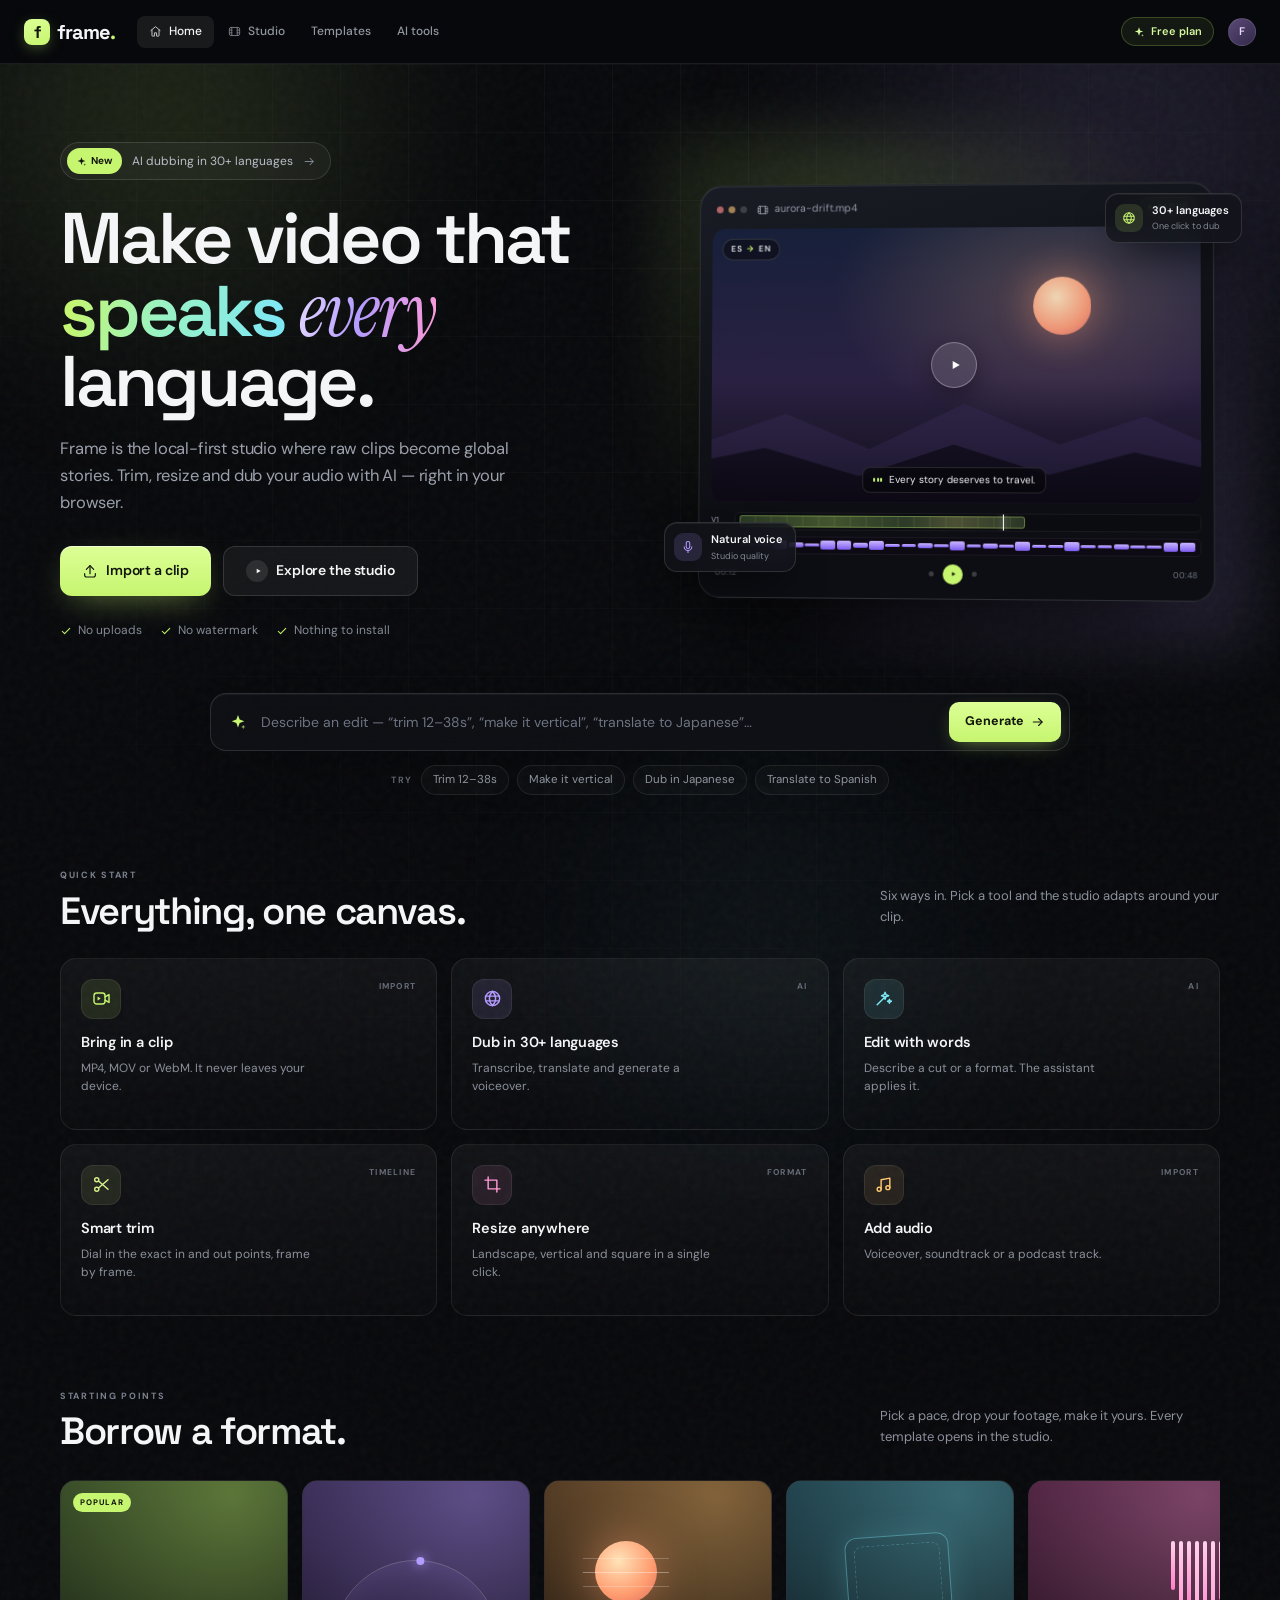
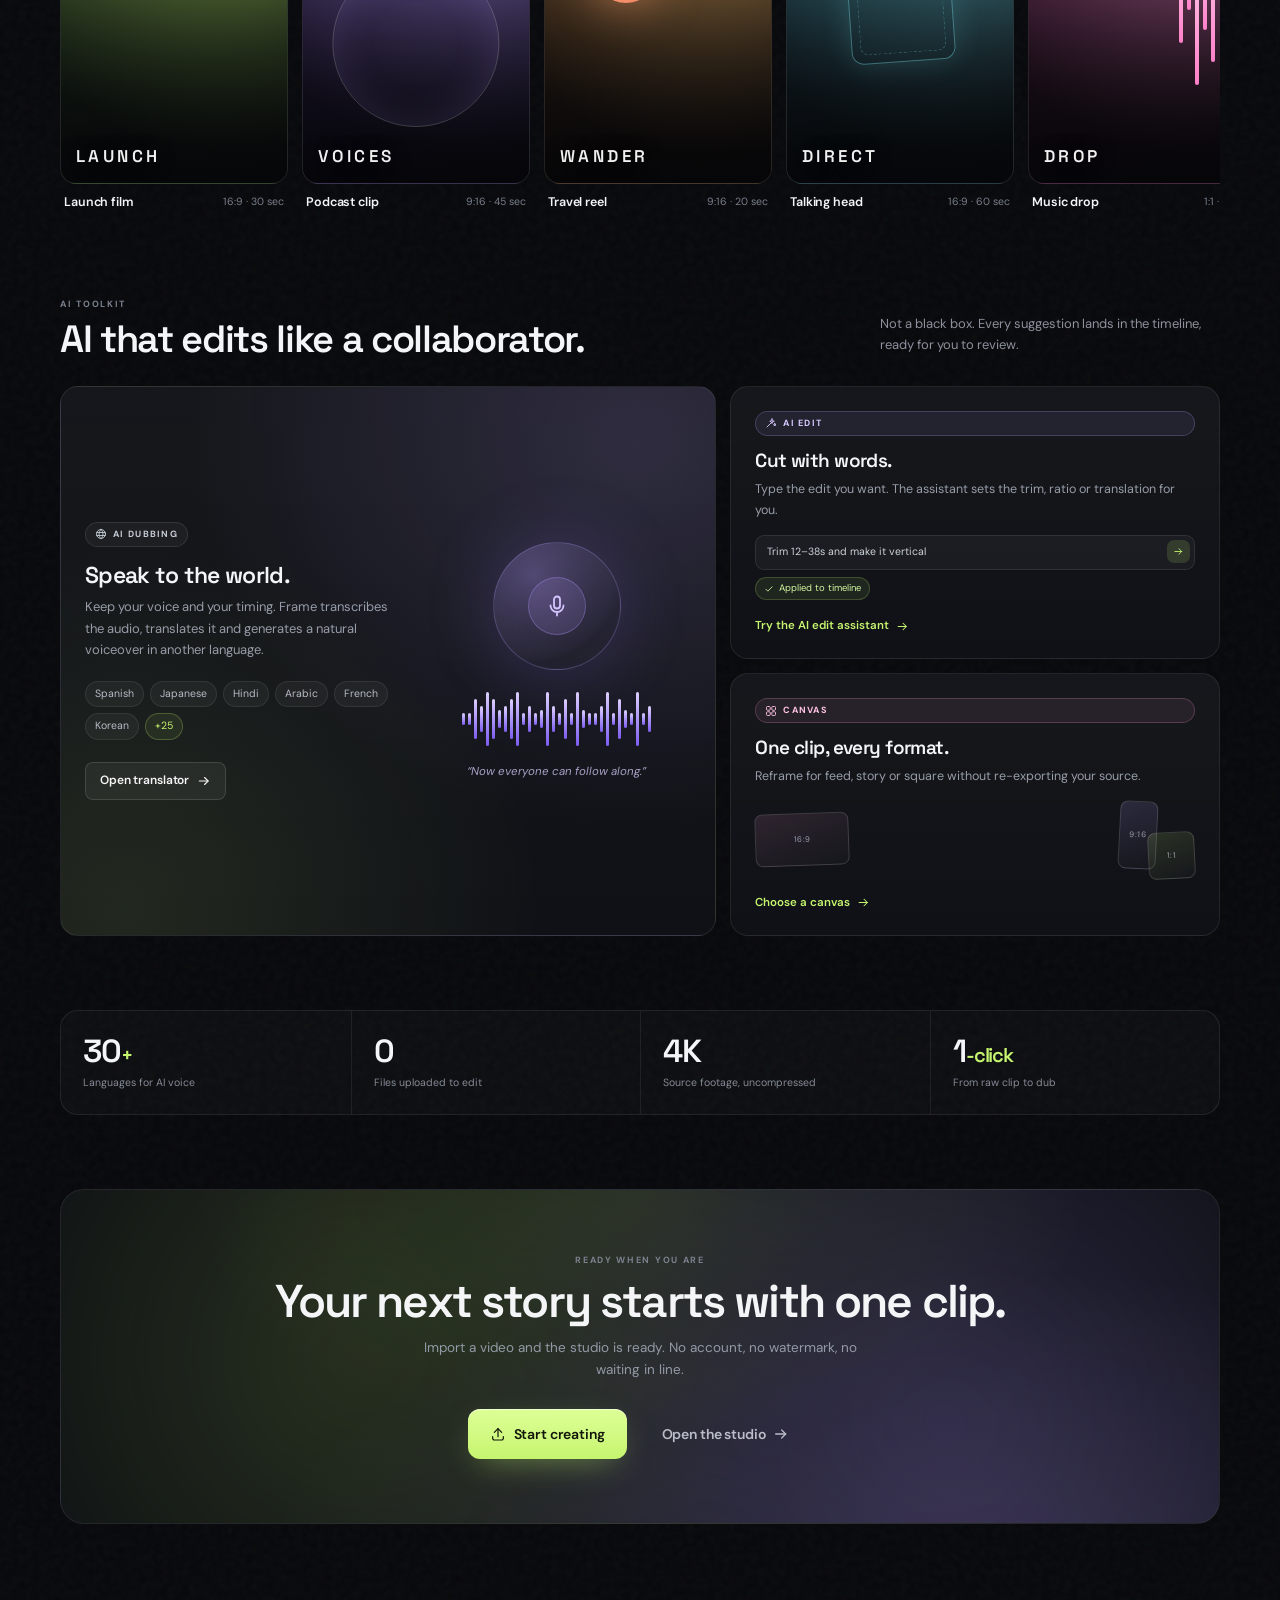
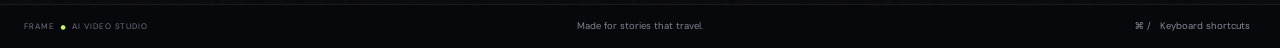
<file: index.html>
<!doctype html>
<html lang="en">
  <head>
    <meta charset="UTF-8" />
    <meta name="viewport" content="width=device-width, initial-scale=1.0" />
    <meta name="theme-color" content="#08090c" />
    <meta name="description" content="Frame is a local-first video studio with AI dubbing, smart trim, canvas resizing and one-click export." />
    <title>Frame — AI video studio</title>
    <link
      rel="icon"
      href="data:image/svg+xml,%3Csvg xmlns='http://www.w3.org/2000/svg' viewBox='0 0 64 64'%3E%3Crect width='64' height='64' rx='16' fill='%2308090c'/%3E%3Cpath d='M24 18h22v8H32v7h12v8H32v13h-8V18z' fill='%23f5f3ee'/%3E%3Ccircle cx='46' cy='46' r='6' fill='%23ff5c38'/%3E%3C/svg%3E"
    />
    <link rel="preconnect" href="https://fonts.googleapis.com" />
    <link rel="preconnect" href="https://fonts.gstatic.com" crossorigin />
    <link href="https://fonts.googleapis.com/css2?family=DM+Sans:opsz,wght@9..40,400;9..40,500;9..40,600;9..40,700&family=Instrument+Serif:ital@0;1&family=Space+Grotesk:wght@400;500;600;700&display=swap" rel="stylesheet" />
    <link rel="stylesheet" href="/styles.css" />
  </head>
  <body>
    <!-- Icon sprite -->
    <svg class="svg-sprite" aria-hidden="true" focusable="false">
      <symbol id="i-spark" viewBox="0 0 24 24">
        <path d="M12 2.6l2.2 6.2 6.2 2.2-6.2 2.2L12 19.4l-2.2-6.2L3.6 11l6.2-2.2L12 2.6Z" fill="currentColor" />
        <path d="M19 15.6l.8 2.2 2.2.8-2.2.8-.8 2.2-.8-2.2-2.2-.8 2.2-.8.8-2.2Z" fill="currentColor" opacity=".7" />
      </symbol>
      <symbol id="i-play" viewBox="0 0 24 24"><path d="M8 5.2 20 12 8 18.8V5.2Z" fill="currentColor" /></symbol>
      <symbol id="i-upload" viewBox="0 0 24 24" fill="none" stroke="currentColor" stroke-width="1.8" stroke-linecap="round" stroke-linejoin="round">
        <path d="M12 16V4" /><path d="m6.5 9.5 5.5-5.5 5.5 5.5" /><path d="M4 16v2.5A2.5 2.5 0 0 0 6.5 21h11a2.5 2.5 0 0 0 2.5-2.5V16" />
      </symbol>
      <symbol id="i-video" viewBox="0 0 24 24" fill="none" stroke="currentColor" stroke-width="1.8" stroke-linecap="round" stroke-linejoin="round">
        <rect x="2.5" y="5" width="14" height="14" rx="3.5" /><path d="m16.5 10 5-3v10l-5-3" /><path d="m7 9.5 4 2.5-4 2.5v-5Z" fill="currentColor" stroke="none" />
      </symbol>
      <symbol id="i-music" viewBox="0 0 24 24" fill="none" stroke="currentColor" stroke-width="1.8" stroke-linecap="round" stroke-linejoin="round">
        <path d="M9 18V6l11-2v12" /><circle cx="6.5" cy="18" r="2.5" /><circle cx="17.5" cy="16" r="2.5" />
      </symbol>
      <symbol id="i-globe" viewBox="0 0 24 24" fill="none" stroke="currentColor" stroke-width="1.8" stroke-linecap="round" stroke-linejoin="round">
        <circle cx="12" cy="12" r="9" /><path d="M3.5 9h17M3.5 15h17" /><path d="M12 3c2.6 2.6 3.9 5.6 3.9 9S14.6 18.4 12 21c-2.6-2.6-3.9-5.6-3.9-9S9.4 5.6 12 3Z" />
      </symbol>
      <symbol id="i-wand" viewBox="0 0 24 24" fill="none" stroke="currentColor" stroke-width="1.8" stroke-linecap="round" stroke-linejoin="round">
        <path d="m4 20 10.5-10.5" /><path d="m14 4 1.2 3.3L18.5 8.5l-3.3 1.2L14 13l-1.2-3.3L9.5 8.5l3.3-1.2L14 4Z" /><path d="m19.5 13 .7 1.8 1.8.7-1.8.7-.7 1.8-.7-1.8-1.8-.7 1.8-.7.7-1.8Z" />
      </symbol>
      <symbol id="i-scissors" viewBox="0 0 24 24" fill="none" stroke="currentColor" stroke-width="1.8" stroke-linecap="round" stroke-linejoin="round">
        <circle cx="6" cy="6" r="2.6" /><circle cx="6" cy="18" r="2.6" /><path d="m8.2 7.6 12 10.4M20.2 6 8.2 16.4" />
      </symbol>
      <symbol id="i-crop" viewBox="0 0 24 24" fill="none" stroke="currentColor" stroke-width="1.8" stroke-linecap="round" stroke-linejoin="round">
        <path d="M6.5 2.5v15h15" /><path d="M2.5 6.5h15v15" />
      </symbol>
      <symbol id="i-arrow" viewBox="0 0 24 24" fill="none" stroke="currentColor" stroke-width="1.9" stroke-linecap="round" stroke-linejoin="round">
        <path d="M4 12h15" /><path d="m13 6 6 6-6 6" />
      </symbol>
      <symbol id="i-check" viewBox="0 0 24 24" fill="none" stroke="currentColor" stroke-width="2.1" stroke-linecap="round" stroke-linejoin="round">
        <path d="m4.5 12.5 4.7 4.7L19.5 6.8" />
      </symbol>
      <symbol id="i-film" viewBox="0 0 24 24" fill="none" stroke="currentColor" stroke-width="1.8" stroke-linecap="round" stroke-linejoin="round">
        <rect x="2.5" y="4.5" width="19" height="15" rx="3" /><path d="M7 4.5v15M17 4.5v15M2.5 9.5h4.5M2.5 14.5h4.5M17 9.5h4.5M17 14.5h4.5" />
      </symbol>
      <symbol id="i-bolt" viewBox="0 0 24 24"><path d="M13.5 2 5 13.2h5.2L9.8 22 19 10.2h-5.4L13.5 2Z" fill="currentColor" /></symbol>
      <symbol id="i-mic" viewBox="0 0 24 24" fill="none" stroke="currentColor" stroke-width="1.8" stroke-linecap="round" stroke-linejoin="round">
        <rect x="9" y="2.5" width="6" height="12" rx="3" /><path d="M5.5 11.5a6.5 6.5 0 0 0 13 0M12 18v3.5" />
      </symbol>
      <symbol id="i-grid" viewBox="0 0 24 24" fill="none" stroke="currentColor" stroke-width="1.8" stroke-linejoin="round">
        <rect x="3" y="3" width="7.5" height="7.5" rx="2" /><rect x="13.5" y="3" width="7.5" height="7.5" rx="2" /><rect x="3" y="13.5" width="7.5" height="7.5" rx="2" /><rect x="13.5" y="13.5" width="7.5" height="7.5" rx="2" />
      </symbol>
      <symbol id="i-home" viewBox="0 0 24 24" fill="none" stroke="currentColor" stroke-width="1.8" stroke-linecap="round" stroke-linejoin="round">
        <path d="M3.5 10.2 12 3l8.5 7.2" /><path d="M5.5 9v10.5a1 1 0 0 0 1 1H10v-6h4v6h3.5a1 1 0 0 0 1-1V9" />
      </symbol>
      <symbol id="i-close" viewBox="0 0 24 24" fill="none" stroke="currentColor" stroke-width="2" stroke-linecap="round"><path d="m5 5 14 14M19 5 5 19" /></symbol>
      <symbol id="i-pause" viewBox="0 0 24 24"><rect x="6.4" y="5" width="4.2" height="14" rx="1.5" fill="currentColor" /><rect x="13.4" y="5" width="4.2" height="14" rx="1.5" fill="currentColor" /></symbol>
      <symbol id="i-rewind" viewBox="0 0 24 24" fill="none" stroke="currentColor" stroke-width="1.8" stroke-linecap="round" stroke-linejoin="round"><path d="M11 17.2 4.4 12 11 6.8v10.4Z" /><path d="M20 17.2 13.4 12 20 6.8v10.4Z" /></symbol>
      <symbol id="i-forward" viewBox="0 0 24 24" fill="none" stroke="currentColor" stroke-width="1.8" stroke-linecap="round" stroke-linejoin="round"><path d="M13 17.2 19.6 12 13 6.8v10.4Z" /><path d="M4 17.2 10.6 12 4 6.8v10.4Z" /></symbol>
      <symbol id="i-volume" viewBox="0 0 24 24" fill="none" stroke="currentColor" stroke-width="1.8" stroke-linecap="round" stroke-linejoin="round"><path d="M4 9.6v4.8h3.4L12 18.6V5.4L7.4 9.6H4Z" /><path d="M15.6 9.2a4 4 0 0 1 0 5.6M18.2 6.6a7.7 7.7 0 0 1 0 10.8" /></symbol>
      <symbol id="i-mute" viewBox="0 0 24 24" fill="none" stroke="currentColor" stroke-width="1.8" stroke-linecap="round" stroke-linejoin="round"><path d="M4 9.6v4.8h3.4L12 18.6V5.4L7.4 9.6H4Z" /><path d="m15.6 9.6 5 5M20.6 9.6l-5 5" /></symbol>
      <symbol id="i-expand" viewBox="0 0 24 24" fill="none" stroke="currentColor" stroke-width="1.8" stroke-linecap="round" stroke-linejoin="round"><path d="M9 3.5H3.5V9M15 3.5h5.5V9M9 20.5H3.5V15M15 20.5h5.5V15" /></symbol>
      <symbol id="i-plus" viewBox="0 0 24 24" fill="none" stroke="currentColor" stroke-width="1.9" stroke-linecap="round"><path d="M12 5v14M5 12h14" /></symbol>
      <symbol id="i-minus" viewBox="0 0 24 24" fill="none" stroke="currentColor" stroke-width="1.9" stroke-linecap="round"><path d="M5 12h14" /></symbol>
      <symbol id="i-trash" viewBox="0 0 24 24" fill="none" stroke="currentColor" stroke-width="1.8" stroke-linecap="round" stroke-linejoin="round"><path d="M4.5 7h15M9 7V4.8h6V7M6.5 7l.9 12.2a1.8 1.8 0 0 0 1.8 1.6h5.6a1.8 1.8 0 0 0 1.8-1.6L17.5 7" /><path d="M10 11v6M14 11v6" /></symbol>
      <symbol id="i-export" viewBox="0 0 24 24" fill="none" stroke="currentColor" stroke-width="1.9" stroke-linecap="round" stroke-linejoin="round"><path d="M7 17 17 7" /><path d="M8.5 7H17v8.5" /></symbol>
      <symbol id="i-more" viewBox="0 0 24 24" fill="currentColor"><circle cx="5.5" cy="12" r="1.8" /><circle cx="12" cy="12" r="1.8" /><circle cx="18.5" cy="12" r="1.8" /></symbol>
      <symbol id="i-shield" viewBox="0 0 24 24" fill="none" stroke="currentColor" stroke-width="1.8" stroke-linecap="round" stroke-linejoin="round"><path d="M12 3 4.8 6v5.8c0 4.3 3 7.2 7.2 9.2 4.2-2 7.2-4.9 7.2-9.2V6L12 3Z" /><path d="m9 12 2.2 2.2L15.5 10" /></symbol>
      <symbol id="i-download" viewBox="0 0 24 24" fill="none" stroke="currentColor" stroke-width="1.9" stroke-linecap="round" stroke-linejoin="round"><path d="M12 4v11" /><path d="m7.4 10.6 4.6 4.6 4.6-4.6" /><path d="M4.5 19.5h15" /></symbol>
    </svg>

    <div class="app-shell is-home">
      <header class="topbar">
        <a class="brand" href="#" id="brand-home" aria-label="Frame home"><span class="brand-mark">f</span> frame<span class="brand-dot">.</span></a>

        <nav class="main-nav" aria-label="Primary">
          <button class="nav-link is-active" type="button" data-view="home">
            <svg class="icon"><use href="#i-home"></use></svg><span>Home</span>
          </button>
          <button class="nav-link" type="button" data-view="studio">
            <svg class="icon"><use href="#i-film"></use></svg><span>Studio</span>
          </button>
          <button class="nav-link" type="button" data-scroll="templates"><span>Templates</span></button>
          <button class="nav-link" type="button" data-scroll="features"><span>AI tools</span></button>
        </nav>

        <div class="project-name"><span class="status-dot"></span><span id="project-name">Untitled project</span></div>

        <div class="top-actions">
          <span class="plan-pill"><svg class="icon"><use href="#i-spark"></use></svg> Free plan</span>
          <span class="autosave"><span class="save-check">✓</span> Saved locally</span>
          <button class="button button-primary" id="export-button" disabled><span class="export-icon"><svg class="icon"><use href="#i-export"></use></svg></span> Export video</button>
          <div class="avatar top-avatar" title="My workspace">F</div>
        </div>
      </header>

      <!-- ================= HOME ================= -->
      <main class="home-view" id="home-view">
        <div class="home-bg" aria-hidden="true">
          <span class="aurora aurora-1"></span>
          <span class="aurora aurora-2"></span>
          <span class="aurora aurora-3"></span>
          <div class="home-grid"></div>
          <div class="home-noise"></div>
        </div>

        <div class="home-inner">
          <section class="hero">
            <div class="hero-copy">
              <a class="hero-pill" href="#features">
                <span class="pill-badge"><svg class="icon"><use href="#i-spark"></use></svg> New</span>
                <span>AI dubbing in 30+ languages</span>
                <svg class="icon pill-arrow"><use href="#i-arrow"></use></svg>
              </a>
              <h1>Make video that<br /><span class="grad">speaks</span> <em>every</em> language.</h1>
              <p class="hero-sub">Frame is the local-first studio where raw clips become global stories. Trim, resize and dub your audio with AI — right in your browser.</p>
              <div class="hero-actions">
                <button class="button button-primary button-lg" id="hero-upload">
                  <svg class="icon"><use href="#i-upload"></use></svg> Import a clip
                </button>
                <button class="button button-glass button-lg" id="hero-studio">
                  <span class="play-dot"><svg class="icon"><use href="#i-play"></use></svg></span> Explore the studio
                </button>
              </div>
              <ul class="hero-meta">
                <li><svg class="icon"><use href="#i-check"></use></svg> No uploads</li>
                <li><svg class="icon"><use href="#i-check"></use></svg> No watermark</li>
                <li><svg class="icon"><use href="#i-check"></use></svg> Nothing to install</li>
              </ul>
            </div>

            <div class="hero-visual">
              <div class="visual-halo"></div>
              <div class="studio-mock">
                <div class="mock-top">
                  <span class="mock-dots"><i></i><i></i><i></i></span>
                  <span class="mock-file"><svg class="icon"><use href="#i-film"></use></svg> aurora-drift.mp4</span>
                  <span class="mock-live"><i></i> AI DUB</span>
                </div>
                <div class="mock-canvas">
                  <div class="mock-sky"></div>
                  <div class="mock-sun"></div>
                  <div class="mock-ridge mock-ridge-back"></div>
                  <div class="mock-ridge mock-ridge-front"></div>
                  <span class="mock-lang">ES <span>→</span> EN</span>
                  <button class="mock-play" type="button" tabindex="-1" aria-hidden="true"><svg class="icon"><use href="#i-play"></use></svg></button>
                  <div class="mock-caption"><span class="caption-wave"><i></i><i></i><i></i></span> Every story deserves to travel.</div>
                </div>
                <div class="mock-tracks">
                  <div class="mock-row">
                    <span class="mock-row-label">V1</span>
                    <div class="mock-lane"><span class="mock-clip"></span><span class="mock-playhead"></span></div>
                  </div>
                  <div class="mock-row">
                    <span class="mock-row-label audio">A1</span>
                    <div class="mock-lane audio">
                      <span class="mock-wave">
                        <i></i><i></i><i></i><i></i><i></i><i></i><i></i><i></i><i></i><i></i><i></i><i></i><i></i><i></i><i></i><i></i><i></i><i></i><i></i><i></i><i></i><i></i><i></i><i></i><i></i><i></i><i></i><i></i>
                      </span>
                    </div>
                  </div>
                </div>
                <div class="mock-foot">
                  <span>00:12</span>
                  <span class="mock-controls"><i></i><b><svg class="icon"><use href="#i-play"></use></svg></b><i></i></span>
                  <span>00:48</span>
                </div>
              </div>
              <div class="float-chip chip-lang"><span class="chip-ico"><svg class="icon"><use href="#i-globe"></use></svg></span><div><strong>30+ languages</strong><small>One click to dub</small></div></div>
              <div class="float-chip chip-voice"><span class="chip-ico"><svg class="icon"><use href="#i-mic"></use></svg></span><div><strong>Natural voice</strong><small>Studio quality</small></div></div>
            </div>
          </section>

          <form class="prompt-dock" id="home-prompt-form">
            <span class="prompt-icon"><svg class="icon"><use href="#i-spark"></use></svg></span>
            <label class="sr-only" for="home-prompt">Describe the video you want to make</label>
            <input id="home-prompt" type="text" autocomplete="off" placeholder="Describe an edit — “trim 12–38s”, “make it vertical”, “translate to Japanese”…" />
            <button class="prompt-submit" type="submit">Generate <svg class="icon"><use href="#i-arrow"></use></svg></button>
          </form>
          <div class="prompt-chips">
            <span class="chips-label">Try</span>
            <button class="chip" type="button" data-prompt="Trim this video from 12 to 38 seconds">Trim 12–38s</button>
            <button class="chip" type="button" data-prompt="Change the canvas to vertical 9:16">Make it vertical</button>
            <button class="chip" type="button" data-prompt="Translate the audio to Japanese">Dub in Japanese</button>
            <button class="chip" type="button" data-prompt="Translate the audio to Spanish">Translate to Spanish</button>
          </div>

          <section class="home-section" id="quickstart">
            <div class="section-head">
              <div>
                <p class="eyebrow">QUICK START</p>
                <h2>Everything, one canvas.</h2>
              </div>
              <p class="section-sub">Six ways in. Pick a tool and the studio adapts around your clip.</p>
            </div>
            <div class="quick-grid">
              <button class="quick-card" type="button" data-action="video">
                <span class="quick-ico tint-green"><svg class="icon"><use href="#i-video"></use></svg></span>
                <span class="quick-tag">IMPORT</span>
                <strong>Bring in a clip</strong>
                <span class="quick-copy">MP4, MOV or WebM. It never leaves your device.</span>
                <span class="quick-arrow"><svg class="icon"><use href="#i-arrow"></use></svg></span>
              </button>
              <button class="quick-card" type="button" data-action="translate">
                <span class="quick-ico tint-violet"><svg class="icon"><use href="#i-globe"></use></svg></span>
                <span class="quick-tag">AI</span>
                <strong>Dub in 30+ languages</strong>
                <span class="quick-copy">Transcribe, translate and generate a voiceover.</span>
                <span class="quick-arrow"><svg class="icon"><use href="#i-arrow"></use></svg></span>
              </button>
              <button class="quick-card" type="button" data-action="edit">
                <span class="quick-ico tint-cyan"><svg class="icon"><use href="#i-wand"></use></svg></span>
                <span class="quick-tag">AI</span>
                <strong>Edit with words</strong>
                <span class="quick-copy">Describe a cut or a format. The assistant applies it.</span>
                <span class="quick-arrow"><svg class="icon"><use href="#i-arrow"></use></svg></span>
              </button>
              <button class="quick-card" type="button" data-action="trim">
                <span class="quick-ico tint-lime"><svg class="icon"><use href="#i-scissors"></use></svg></span>
                <span class="quick-tag">TIMELINE</span>
                <strong>Smart trim</strong>
                <span class="quick-copy">Dial in the exact in and out points, frame by frame.</span>
                <span class="quick-arrow"><svg class="icon"><use href="#i-arrow"></use></svg></span>
              </button>
              <button class="quick-card" type="button" data-action="canvas">
                <span class="quick-ico tint-pink"><svg class="icon"><use href="#i-crop"></use></svg></span>
                <span class="quick-tag">FORMAT</span>
                <strong>Resize anywhere</strong>
                <span class="quick-copy">Landscape, vertical and square in a single click.</span>
                <span class="quick-arrow"><svg class="icon"><use href="#i-arrow"></use></svg></span>
              </button>
              <button class="quick-card" type="button" data-action="audio">
                <span class="quick-ico tint-amber"><svg class="icon"><use href="#i-music"></use></svg></span>
                <span class="quick-tag">IMPORT</span>
                <strong>Add audio</strong>
                <span class="quick-copy">Voiceover, soundtrack or a podcast track.</span>
                <span class="quick-arrow"><svg class="icon"><use href="#i-arrow"></use></svg></span>
              </button>
            </div>
          </section>

          <section class="home-section" id="templates">
            <div class="section-head">
              <div>
                <p class="eyebrow">STARTING POINTS</p>
                <h2>Borrow a format.</h2>
              </div>
              <p class="section-sub">Pick a pace, drop your footage, make it yours. Every template opens in the studio.</p>
            </div>
            <div class="template-rail">
              <button class="template-card" type="button" data-template="Launch film">
                <span class="tpl-art tpl-launch">
                  <span class="tpl-glow"></span>
                  <span class="tpl-word">LAUNCH</span>
                  <span class="tpl-badge">POPULAR</span>
                  <span class="tpl-play"><svg class="icon"><use href="#i-play"></use></svg></span>
                </span>
                <span class="tpl-info"><strong>Launch film</strong><span>16:9 · 30 sec</span></span>
              </button>
              <button class="template-card" type="button" data-template="Podcast clip">
                <span class="tpl-art tpl-podcast">
                  <span class="tpl-glow"></span>
                  <span class="tpl-orbit"></span>
                  <span class="tpl-word">VOICES</span>
                  <span class="tpl-play"><svg class="icon"><use href="#i-play"></use></svg></span>
                </span>
                <span class="tpl-info"><strong>Podcast clip</strong><span>9:16 · 45 sec</span></span>
              </button>
              <button class="template-card" type="button" data-template="Travel reel">
                <span class="tpl-art tpl-travel">
                  <span class="tpl-glow"></span>
                  <span class="tpl-sun"></span>
                  <span class="tpl-word">WANDER</span>
                  <span class="tpl-play"><svg class="icon"><use href="#i-play"></use></svg></span>
                </span>
                <span class="tpl-info"><strong>Travel reel</strong><span>9:16 · 20 sec</span></span>
              </button>
              <button class="template-card" type="button" data-template="Talking head">
                <span class="tpl-art tpl-head">
                  <span class="tpl-glow"></span>
                  <span class="tpl-frame"></span>
                  <span class="tpl-word">DIRECT</span>
                  <span class="tpl-play"><svg class="icon"><use href="#i-play"></use></svg></span>
                </span>
                <span class="tpl-info"><strong>Talking head</strong><span>16:9 · 60 sec</span></span>
              </button>
              <button class="template-card" type="button" data-template="Music drop">
                <span class="tpl-art tpl-music">
                  <span class="tpl-glow"></span>
                  <span class="tpl-bars"><i></i><i></i><i></i><i></i><i></i><i></i><i></i><i></i><i></i></span>
                  <span class="tpl-word">DROP</span>
                  <span class="tpl-play"><svg class="icon"><use href="#i-play"></use></svg></span>
                </span>
                <span class="tpl-info"><strong>Music drop</strong><span>1:1 · 15 sec</span></span>
              </button>
              <button class="template-card" type="button" data-template="Product loop">
                <span class="tpl-art tpl-product">
                  <span class="tpl-glow"></span>
                  <span class="tpl-ring"></span>
                  <span class="tpl-word">FORM</span>
                  <span class="tpl-play"><svg class="icon"><use href="#i-play"></use></svg></span>
                </span>
                <span class="tpl-info"><strong>Product loop</strong><span>1:1 · 10 sec</span></span>
              </button>
            </div>
          </section>

          <section class="home-section" id="features">
            <div class="section-head">
              <div>
                <p class="eyebrow">AI TOOLKIT</p>
                <h2>AI that edits like a collaborator.</h2>
              </div>
              <p class="section-sub">Not a black box. Every suggestion lands in the timeline, ready for you to review.</p>
            </div>
            <div class="feature-grid">
              <article class="feature-card feature-dub">
                <div class="feature-copy">
                  <span class="feature-tag"><svg class="icon"><use href="#i-globe"></use></svg> AI DUBBING</span>
                  <h3>Speak to the world.</h3>
                  <p>Keep your voice and your timing. Frame transcribes the audio, translates it and generates a natural voiceover in another language.</p>
                  <div class="lang-chips">
                    <span>Spanish</span><span>Japanese</span><span>Hindi</span><span>Arabic</span><span>French</span><span>Korean</span><span>+25</span>
                  </div>
                  <button class="button button-glass feature-cta" type="button" data-action="translate">Open translator <svg class="icon"><use href="#i-arrow"></use></svg></button>
                </div>
                <div class="dub-visual" aria-hidden="true">
                  <div class="dub-disc"><span><svg class="icon"><use href="#i-mic"></use></svg></span></div>
                  <div class="dub-wave">
                    <i></i><i></i><i></i><i></i><i></i><i></i><i></i><i></i><i></i><i></i><i></i><i></i><i></i><i></i><i></i><i></i><i></i><i></i><i></i><i></i><i></i><i></i><i></i><i></i><i></i><i></i><i></i><i></i><i></i><i></i><i></i><i></i>
                  </div>
                  <span class="dub-caption">“Now everyone can follow along.”</span>
                </div>
              </article>

              <article class="feature-card feature-small">
                <span class="feature-tag tint-violet"><svg class="icon"><use href="#i-wand"></use></svg> AI EDIT</span>
                <h3>Cut with words.</h3>
                <p>Type the edit you want. The assistant sets the trim, ratio or translation for you.</p>
                <div class="mini-prompt" aria-hidden="true">
                  <span class="mini-input">Trim 12–38s and make it vertical</span>
                  <span class="mini-send"><svg class="icon"><use href="#i-arrow"></use></svg></span>
                  <span class="mini-reply"><svg class="icon"><use href="#i-check"></use></svg> Applied to timeline</span>
                </div>
                <button class="feature-link" type="button" data-action="edit">Try the AI edit assistant <svg class="icon"><use href="#i-arrow"></use></svg></button>
              </article>

              <article class="feature-card feature-small">
                <span class="feature-tag tint-pink"><svg class="icon"><use href="#i-grid"></use></svg> CANVAS</span>
                <h3>One clip, every format.</h3>
                <p>Reframe for feed, story or square without re-exporting your source.</p>
                <div class="ratio-stack" aria-hidden="true">
                  <span class="ratio-frame r-wide">16:9</span>
                  <span class="ratio-frame r-tall">9:16</span>
                  <span class="ratio-frame r-square">1:1</span>
                </div>
                <button class="feature-link" type="button" data-action="canvas">Choose a canvas <svg class="icon"><use href="#i-arrow"></use></svg></button>
              </article>
            </div>
          </section>

          <section class="stats-strip" aria-label="Frame at a glance">
            <div class="stat"><strong>30<span>+</span></strong><span>Languages for AI voice</span></div>
            <div class="stat"><strong>0</strong><span>Files uploaded to edit</span></div>
            <div class="stat"><strong>4K</strong><span>Source footage, uncompressed</span></div>
            <div class="stat"><strong>1<span>-click</span></strong><span>From raw clip to dub</span></div>
          </section>

          <section class="home-cta">
            <div class="cta-glow" aria-hidden="true"></div>
            <p class="eyebrow">READY WHEN YOU ARE</p>
            <h2>Your next story starts with one clip.</h2>
            <p>Import a video and the studio is ready. No account, no watermark, no waiting in line.</p>
            <div class="cta-actions">
              <button class="button button-primary button-lg" id="home-cta-upload"><svg class="icon"><use href="#i-upload"></use></svg> Start creating</button>
              <button class="button button-ghost button-lg" id="home-cta-studio">Open the studio <svg class="icon"><use href="#i-arrow"></use></svg></button>
            </div>
          </section>
        </div>
      </main>

      <!-- ================= STUDIO ================= -->
      <main class="workspace" id="studio-view" hidden>
        <aside class="sidebar">
          <div class="sidebar-heading">
            <div><p class="eyebrow">YOUR WORKSPACE</p><h1>Studio</h1></div>
            <button class="icon-button" id="add-media-button" title="Add media" aria-label="Add media"><svg class="icon"><use href="#i-plus"></use></svg></button>
          </div>
          <button class="upload-card" id="upload-button">
            <span class="upload-symbol"><svg class="icon"><use href="#i-upload"></use></svg></span>
            <span class="upload-title">Import your media</span>
            <span class="upload-description">Video or audio · stays on device</span>
            <span class="upload-cta">Browse files <span>→</span></span>
          </button>
          <input id="video-input" type="file" accept="video/*" hidden />
          <input id="audio-input" type="file" accept="audio/*" hidden />

          <div class="media-section">
            <div class="section-title"><span>PROJECT MEDIA</span><span class="media-count" id="media-count">0</span></div>
            <div class="media-list" id="media-list">
              <div class="empty-media"><span class="empty-media-icon">▧</span><span>Your clips will show up here</span></div>
            </div>
          </div>

          <div class="sidebar-bottom">
            <div class="privacy-card"><span class="privacy-icon"><svg class="icon"><use href="#i-shield"></use></svg></span><div><strong>Your media, your choice</strong><span>Only audio you translate is sent to AI.</span></div></div>
            <div class="profile"><div class="avatar">F</div><div><strong>My workspace</strong><span>Free plan</span></div><span class="profile-menu"><svg class="icon"><use href="#i-more"></use></svg></span></div>
          </div>
        </aside>

        <section class="editor">
          <div class="editor-header">
            <div class="editor-tabs"><button class="editor-tab active">Editor</button><button class="editor-tab" id="translate-tab">AI translate <span class="sparkle">✳</span></button></div>
            <div class="canvas-settings"><span class="resolution-label">Canvas</span><select id="aspect-ratio" aria-label="Video aspect ratio"><option value="16:9">16:9</option><option value="9:16">9:16</option><option value="1:1">1:1</option></select><button class="icon-button subtle" title="Fit preview" aria-label="Fit preview">⛶</button></div>
          </div>

          <div class="preview-area" id="preview-area">
            <div class="preview-empty" id="preview-empty">
              <div class="preview-empty-art"><div class="art-window"><span>▶</span></div><span class="art-sparkle">✳</span><span class="art-dot"></span></div>
              <h2>Your next story starts here.</h2>
              <p>Edit video locally, or send an audio track for AI translation into another language.</p>
              <button class="button button-secondary" id="empty-upload-button"><span>＋</span> Add your first clip</button>
              <div class="drop-hint">or drag and drop a file anywhere</div>
            </div>
            <div class="player-wrap" id="player-wrap" hidden>
              <video id="video-player" playsinline></video>
              <div class="video-badge" id="video-badge">ORIGINAL</div>
              <div class="dub-badge" id="dub-badge" hidden>✳ TRANSLATED AUDIO</div>
            </div>
            <div class="audio-preview" id="audio-preview" hidden>
              <div class="audio-art"><span>♫</span></div><p id="audio-preview-title">Audio ready to translate</p>
              <audio id="audio-player" controls></audio>
            </div>
          </div>

          <div class="transport">
            <div class="transport-left"><button class="transport-icon" id="skip-back" aria-label="Back 5 seconds" title="Back 5 seconds"><svg class="icon"><use href="#i-rewind"></use></svg></button><button class="play-button" id="play-button" aria-label="Play" title="Play / pause (Space)"><svg class="icon"><use href="#i-play"></use></svg></button><button class="transport-icon" id="skip-forward" aria-label="Forward 5 seconds" title="Forward 5 seconds"><svg class="icon"><use href="#i-forward"></use></svg></button></div>
            <div class="time-display"><span id="current-time">00:00</span><span class="time-divider">/</span><span id="duration-time">00:00</span></div>
            <div class="transport-right"><button class="transport-icon" id="volume-button" aria-label="Toggle mute" title="Mute"><svg class="icon"><use href="#i-volume"></use></svg></button><input id="volume-slider" type="range" min="0" max="1" step="0.05" value="1" aria-label="Volume" /><button class="transport-icon fullscreen-button" id="fullscreen-button" aria-label="Fullscreen" title="Fullscreen"><svg class="icon"><use href="#i-expand"></use></svg></button></div>
          </div>

          <section class="timeline">
            <div class="timeline-heading"><div class="timeline-title">TIMELINE <span class="timeline-help" title="Set the trim handles to choose the section you want to export.">?</span></div><div class="timeline-tools"><button class="tool-button" id="split-button" disabled title="Set the out point at the playhead"><svg class="icon"><use href="#i-scissors"></use></svg> <span>Set out</span></button><button class="tool-button" id="delete-button" disabled title="Remove current clip"><svg class="icon"><use href="#i-trash"></use></svg> <span>Delete</span></button><span class="tool-divider"></span><button class="tool-button zoom-button" id="zoom-out" title="Zoom out" aria-label="Zoom out"><svg class="icon"><use href="#i-minus"></use></svg></button><span class="zoom-level" id="zoom-level">100%</span><button class="tool-button zoom-button" id="zoom-in" title="Zoom in" aria-label="Zoom in"><svg class="icon"><use href="#i-plus"></use></svg></button></div></div>
            <div class="ruler" id="ruler"><span>00:00</span><span>00:10</span><span>00:20</span><span>00:30</span><span>00:40</span><span>00:50</span><span>01:00</span></div>
            <div class="timeline-content" id="timeline-content">
              <div class="track-label"><span class="track-icon"><svg class="icon"><use href="#i-video"></use></svg></span> Video</div>
              <div class="track-lane" id="track-lane"><div class="timeline-empty">Import a video to start your timeline</div></div>
              <div class="track-label audio-track-label"><span class="track-icon"><svg class="icon"><use href="#i-music"></use></svg></span> Audio</div>
              <div class="track-lane audio-lane" id="audio-lane"><div class="timeline-empty audio-empty">Audio track appears here</div></div>
              <div class="playhead" id="playhead"><span></span></div>
            </div>
            <div class="trim-controls" id="trim-controls" hidden><label>In <input id="trim-start" type="number" min="0" step="0.1" value="0" aria-label="Trim start time in seconds" /> sec</label><label>Out <input id="trim-end" type="number" min="0" step="0.1" value="0" aria-label="Trim end time in seconds" /> sec</label><button class="tool-button" id="reset-trim">Reset trim</button></div>
          </section>
        </section>

        <aside class="inspector">
          <div class="inspector-header"><div><p class="eyebrow">TOOLS</p><h2>Translate audio</h2></div><span class="inspector-sparkle">✳</span></div>
          <div class="translate-card">
            <div class="card-intro"><div class="translate-icon">文</div><div><strong>Make it global</strong><p>Dub your audio in another language with AI.</p></div></div>
            <label class="field-label" for="source-choice">Audio source</label>
            <select class="field-select" id="source-choice"><option value="video" disabled>Select a video first</option><option value="audio">Audio file</option></select>
            <div class="source-hint" id="source-hint">Import a video or audio file to begin.</div>
            <label class="field-label" for="target-language">Translate to</label>
            <input class="field-select" id="target-language" list="language-options" value="Spanish" autocomplete="off" aria-label="Target language" />
            <datalist id="language-options">
              <option value="Spanish"></option><option value="French"></option><option value="German"></option><option value="Italian"></option><option value="Portuguese"></option><option value="Japanese"></option><option value="Korean"></option><option value="Chinese"></option><option value="Hindi"></option><option value="Arabic"></option><option value="English"></option><option value="Dutch"></option><option value="Russian"></option><option value="Turkish"></option><option value="Polish"></option><option value="Swedish"></option><option value="Ukrainian"></option><option value="Greek"></option><option value="Vietnamese"></option><option value="Thai"></option><option value="Hebrew"></option><option value="Indonesian"></option><option value="Swahili"></option><option value="Bengali"></option><option value="Urdu"></option><option value="Czech"></option><option value="Norwegian"></option><option value="Danish"></option><option value="Finnish"></option><option value="Romanian"></option><option value="Hungarian"></option><option value="Malay"></option><option value="Filipino"></option>
            </datalist>
            <label class="field-label voice-label" for="voice-select">Voice</label>
            <select class="field-select" id="voice-select"><option value="hannah">Hannah · English</option><option value="troy">Troy · English</option><option value="austin">Austin · English</option><option value="autumn">Autumn · English</option><option value="diana">Diana · English</option><option value="daniel">Daniel · English</option><option value="fahad">Fahad · Saudi Arabic</option><option value="lulwa">Lulwa · Saudi Arabic</option><option value="noura">Noura · Saudi Arabic</option><option value="abdullah">Abdullah · Saudi Arabic</option><option value="sultan">Sultan · Saudi Arabic</option><option value="aisha">Aisha · Saudi Arabic</option></select>
            <div class="quality-note"><span>✧</span><span>Groq transcribes and translates many languages. Voice generation is currently available only for English and Saudi Arabic; review results for accuracy.</span></div>
            <button class="button translate-button" id="translate-button" disabled><span class="translate-button-icon">✳</span> Translate audio <span class="button-arrow">→</span></button>
            <div class="translation-progress" id="translation-progress" hidden><div class="progress-top"><span id="progress-label">Preparing audio…</span><span class="spinner"></span></div><div class="progress-bar"><span></span></div><span class="progress-help">Keep this tab open while AI processes your audio.</span></div>
          </div>
          <div class="translation-result" id="translation-result" hidden>
            <div class="result-heading"><span class="result-check">✓</span><div><strong>Translation ready</strong><span id="result-language">Your translated audio</span></div></div>
            <audio id="translated-audio" controls hidden></audio>
            <p class="audio-unavailable" id="audio-unavailable"></p>
            <div class="result-actions"><button class="button button-secondary apply-dub" id="apply-dub-button" hidden>Preview with video</button><a class="download-link" id="download-audio" download="translated-audio.wav" hidden>↓ Download audio</a><a class="download-link" id="download-transcript" download="translated-transcript.txt">↓ Download transcript</a></div>
            <details class="transcript-details"><summary>View translated transcript</summary><p id="translated-transcript"></p></details>
          </div>
          <div class="ai-edit-card">
            <div class="ai-edit-heading"><span class="ai-edit-icon">✳</span><div><strong>AI edit assistant</strong><span>Describe an edit in your words</span></div></div>
            <textarea id="ai-edit-prompt" maxlength="2000" rows="3" placeholder="e.g. Trim this video from 12 to 38 seconds&#10;or change it to vertical 9:16"></textarea>
            <button class="button ai-edit-button" id="ai-edit-button"><span>✳</span> Suggest &amp; apply edit <span class="button-arrow">→</span></button>
            <p class="ai-edit-status" id="ai-edit-status" aria-live="polite">AI can set a trim range, change the canvas ratio, or start a translation. You can review changes before exporting.</p>
          </div>
          <div class="tips-card"><span class="tips-icon">✦</span><div><strong>A little tip</strong><p>Clear speech with minimal background noise gives the best translation.</p></div></div>
          <p class="api-note">AI tools use Groq. Add <code>GROQ_API_KEY</code> to your Vercel project settings. Never put the key in browser code.</p>
        </aside>
      </main>

      <div class="toast" id="toast" role="status" aria-live="polite"></div>

      <footer class="footer"><span>FRAME <span class="footer-dot">●</span> AI VIDEO STUDIO</span><span>Made for stories that travel.</span><button id="keyboard-help">⌘ / &nbsp; Keyboard shortcuts</button></footer>
    </div>

    <div class="keyboard-modal" id="keyboard-modal" hidden><div class="modal-card"><button class="modal-close" id="modal-close" aria-label="Close">×</button><h2>Keyboard shortcuts</h2><p><kbd>Space</kbd> Play / pause</p><p><kbd>←</kbd> <kbd>→</kbd> Step 5 seconds</p><p><kbd>⌘</kbd> <kbd>O</kbd> Import video</p></div></div>
    <script src="/app.js" defer></script>
    <script src="/home.js" defer></script>
  </body>
</html>
</file>
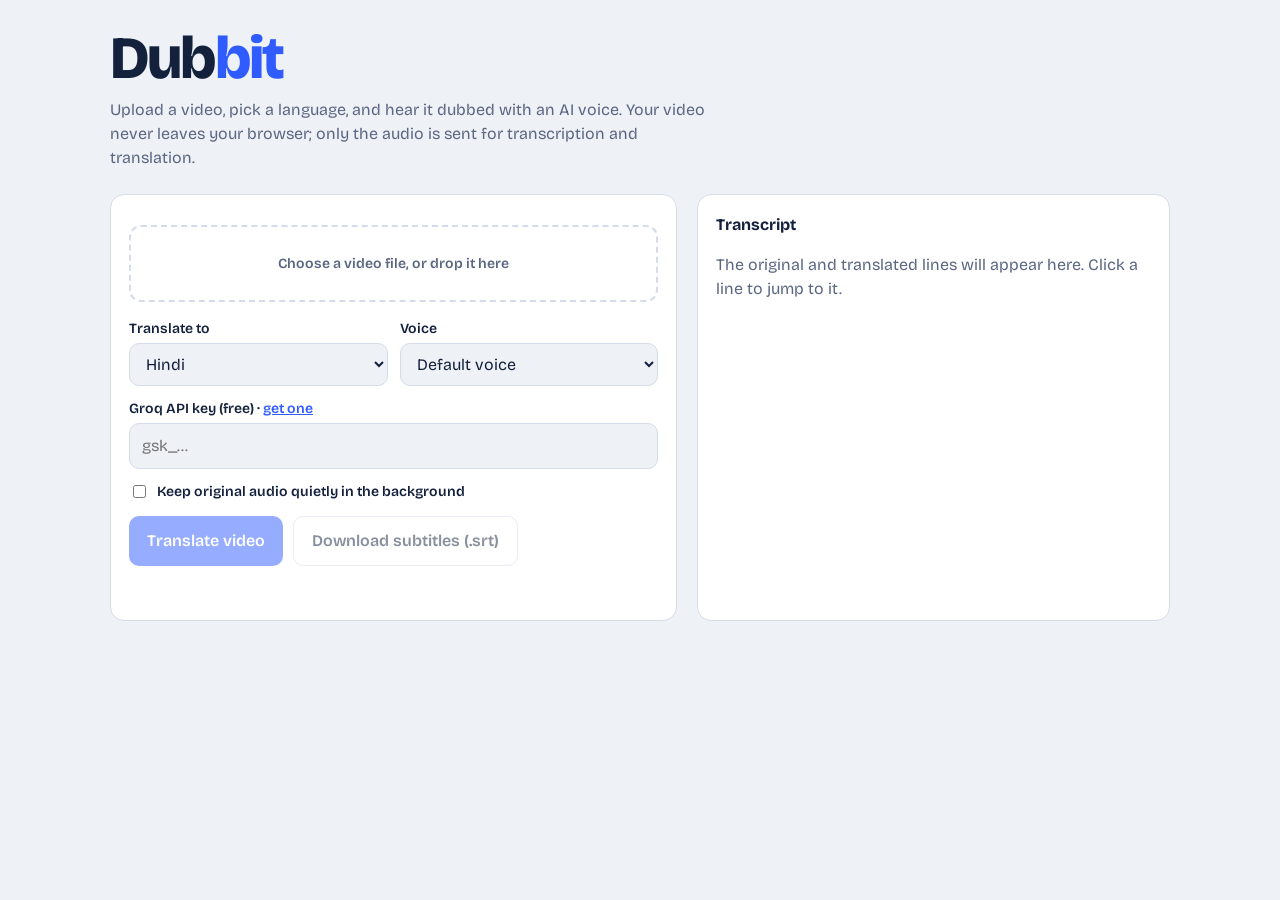
<file: index2.html>
<!doctype html>
<html lang="en">
<head>
<meta charset="utf-8">
<meta name="viewport" content="width=device-width, initial-scale=1">
<title>Dubbit – AI video translator</title>
<link href="https://fonts.googleapis.com/css2?family=Bricolage+Grotesque:wght@400;600;800&display=swap" rel="stylesheet">
<style>
:root{--bg:#eef1f6;--ink:#14213d;--mute:#5b6682;--card:#fff;--line:#d5dbe8;--acc:#2f5bff;--hi:#ffe27a;--err:#c0262d}
@media (prefers-color-scheme:dark){:root{--bg:#0f1526;--ink:#e8ecf8;--mute:#9aa6c4;--card:#182038;--line:#2a3558;--acc:#6f8cff;--hi:#5b4b00;--err:#ff8a8f}}
*{box-sizing:border-box}
body{margin:0;background:var(--bg);color:var(--ink);font:16px/1.5 "Bricolage Grotesque",system-ui,sans-serif}
header{padding:28px 20px 8px;max-width:1100px;margin:auto}
h1{margin:0;font-size:clamp(34px,6vw,60px);font-weight:800;letter-spacing:-.03em;line-height:1}
h1 span{color:var(--acc)}
header p{color:var(--mute);margin:10px 0 0;max-width:60ch}
main{max-width:1100px;margin:auto;padding:16px 20px 60px;display:grid;grid-template-columns:1.2fr 1fr;gap:20px}
@media(max-width:820px){main{grid-template-columns:1fr}}
.card{background:var(--card);border:1px solid var(--line);border-radius:14px;padding:18px}
label{display:block;font-weight:600;font-size:14px;margin:12px 0 4px}
input,select,button{font:inherit;color:inherit}
input[type=password],input[type=text],select{width:100%;padding:10px 12px;border-radius:10px;border:1px solid var(--line);background:var(--bg)}
.row{display:grid;grid-template-columns:1fr 1fr;gap:12px}
video{width:100%;border-radius:12px;background:#000;max-height:380px}
.drop{display:block;border:2px dashed var(--line);border-radius:12px;padding:26px;text-align:center;cursor:pointer;color:var(--mute)}
.drop:hover,.drop:focus-within{border-color:var(--acc)}
.drop input{display:none}
button{cursor:pointer;border:0;border-radius:10px;padding:12px 18px;font-weight:600;background:var(--acc);color:#fff}
button.ghost{background:transparent;color:var(--ink);border:1px solid var(--line)}
button:disabled{opacity:.5;cursor:not-allowed}
button:focus-visible,input:focus-visible,select:focus-visible{outline:3px solid var(--acc);outline-offset:2px}
.actions{display:flex;gap:10px;flex-wrap:wrap;margin-top:14px}
#status{margin:12px 0 0;color:var(--mute);min-height:24px;font-size:14px}
#status.err{color:var(--err)}
.bar{height:4px;border-radius:2px;background:var(--line);overflow:hidden;margin-top:8px;display:none}
.bar i{display:block;height:100%;width:0;background:var(--acc);transition:width .3s}
#list{max-height:560px;overflow:auto;display:flex;flex-direction:column;gap:6px}
.seg{padding:8px 10px;border-radius:10px;cursor:pointer;border:1px solid transparent}
.seg:hover{border-color:var(--line)}
.seg.on{background:var(--hi)}
.seg small{display:block;color:var(--mute)}
.seg time{font-size:12px;color:var(--mute)}
.empty{color:var(--mute)}
.chk{display:flex;gap:8px;align-items:center;margin-top:12px;font-size:14px}
a{color:var(--acc)}
</style>
</head>
<body>
<header>
  <h1>Dub<span>bit</span></h1>
  <p>Upload a video, pick a language, and hear it dubbed with an AI voice. Your video never leaves your browser; only the audio is sent for transcription and translation.</p>
</header>

<main>
  <section class="card">
    <label class="drop" id="drop">
      <input type="file" id="file" accept="video/*,audio/*">
      <span id="dropText">Choose a video file, or drop it here</span>
    </label>
    <video id="vid" controls playsinline style="margin-top:14px;display:none"></video>

    <div class="row">
      <div>
        <label for="lang">Translate to</label>
        <select id="lang"></select>
      </div>
      <div>
        <label for="voice">Voice</label>
        <select id="voice"></select>
      </div>
    </div>

    <label for="key">Groq API key (free) · <a href="https://console.groq.com/keys" target="_blank" rel="noopener">get one</a></label>
    <input type="password" id="key" placeholder="gsk_…" autocomplete="off">

    <label class="chk"><input type="checkbox" id="orig"> Keep original audio quietly in the background</label>

    <div class="actions">
      <button id="go" disabled>Translate video</button>
      <button id="srt" class="ghost" disabled>Download subtitles (.srt)</button>
    </div>
    <div class="bar" id="bar"><i id="barI"></i></div>
    <p id="status" role="status"></p>
  </section>

  <section class="card">
    <strong>Transcript</strong>
    <div id="list"><p class="empty">The original and translated lines will appear here. Click a line to jump to it.</p></div>
  </section>
</main>

<script>
const $=id=>document.getElementById(id);
const LANGS={Hindi:'hi-IN',English:'en-US',Gujarati:'gu-IN',Marathi:'mr-IN',Bengali:'bn-IN',Tamil:'ta-IN',Telugu:'te-IN',Urdu:'ur-PK',Spanish:'es-ES',French:'fr-FR',German:'de-DE',Portuguese:'pt-BR',Russian:'ru-RU',Arabic:'ar-SA',Chinese:'zh-CN',Japanese:'ja-JP',Korean:'ko-KR'};
const v=$('vid');
let file=null,segs=[],idx=-1,playing=false;

// setup
Object.keys(LANGS).forEach(l=>$('lang').add(new Option(l,l)));
try{$('key').value=localStorage.getItem('groqKey')||''}catch(e){}
$('key').addEventListener('change',()=>{try{localStorage.setItem('groqKey',$('key').value.trim())}catch(e){}});

function status(m,err){const s=$('status');s.textContent=m;s.className=err?'err':''}
function progress(p){$('bar').style.display=p>0&&p<1?'block':'none';$('barI').style.width=(p*100)+'%'}

// voices
function loadVoices(){
  const code=LANGS[$('lang').value].split('-')[0];
  const list=speechSynthesis.getVoices().filter(x=>x.lang.toLowerCase().startsWith(code));
  const sel=$('voice');sel.innerHTML='';
  list.forEach(x=>sel.add(new Option(x.name+' ('+x.lang+')',x.voiceURI)));
  if(!list.length)sel.add(new Option('Default voice',''));
}
speechSynthesis.onvoiceschanged=loadVoices;
$('lang').addEventListener('change',()=>{loadVoices();if(segs.length)status('Language changed. Press “Translate video” again.')});
loadVoices();

// file handling
function setFile(f){
  if(!f)return;file=f;segs=[];$('dropText').textContent=f.name;
  v.src=URL.createObjectURL(f);v.style.display='block';
  $('go').disabled=false;$('srt').disabled=true;
  $('list').innerHTML='<p class="empty">Ready. Press “Translate video”.</p>';
}
$('file').addEventListener('change',e=>setFile(e.target.files[0]));
['dragover','drop'].forEach(ev=>$('drop').addEventListener(ev,e=>{e.preventDefault();if(ev==='drop')setFile(e.dataTransfer.files[0])}));

// audio extraction: decode, downmix, resample to 16 kHz mono WAV
async function toWav(f){
  const buf=await f.arrayBuffer();
  const ac=new (window.AudioContext||window.webkitAudioContext)();
  const dec=await ac.decodeAudioData(buf);ac.close();
  const MAX=12*60,dur=Math.min(dec.duration,MAX);
  const off=new OfflineAudioContext(1,Math.ceil(dur*16000),16000);
  const src=off.createBufferSource();src.buffer=dec;src.connect(off.destination);src.start();
  const r=await off.startRendering();
  return {blob:encodeWav(r.getChannelData(0),16000),clipped:dec.duration>MAX};
}
function encodeWav(f,sr){
  const n=f.length,b=new DataView(new ArrayBuffer(44+n*2));
  const w=(o,s)=>[...s].forEach((c,i)=>b.setUint8(o+i,c.charCodeAt(0)));
  w(0,'RIFF');b.setUint32(4,36+n*2,true);w(8,'WAVEfmt ');b.setUint32(16,16,true);
  b.setUint16(20,1,true);b.setUint16(22,1,true);b.setUint32(24,sr,true);b.setUint32(28,sr*2,true);
  b.setUint16(32,2,true);b.setUint16(34,16,true);w(36,'data');b.setUint32(40,n*2,true);
  for(let i=0;i<n;i++){const s=Math.max(-1,Math.min(1,f[i]));b.setInt16(44+i*2,s<0?s*0x8000:s*0x7fff,true)}
  return new Blob([b],{type:'audio/wav'});
}

// AI calls (Groq: fast Whisper + Llama)
async function transcribe(blob,key){
  let err='';
  for(const model of ['whisper-large-v3-turbo','whisper-large-v3']){
    const fd=new FormData();
    fd.append('file',blob,'audio.wav');fd.append('model',model);
    fd.append('response_format','verbose_json');fd.append('timestamp_granularities[]','segment');
    const r=await fetch('https://api.groq.com/openai/v1/audio/transcriptions',{method:'POST',headers:{Authorization:'Bearer '+key},body:fd});
    if(!r.ok){err=(await r.text()).slice(0,160);continue}
    const j=await r.json();
    return (j.segments||[]).map(s=>({start:s.start,end:s.end,text:s.text.trim()})).filter(s=>s.text);
  }
  throw new Error('Transcription failed: '+err);
}
const TR_MODELS=['openai/gpt-oss-120b','openai/gpt-oss-20b'];
async function translateChunk(items,lang,key){
  let err='';
  for(const model of TR_MODELS){
    const r=await fetch('https://api.groq.com/openai/v1/chat/completions',{method:'POST',
      headers:{'Content-Type':'application/json',Authorization:'Bearer '+key},
      body:JSON.stringify({model,reasoning_effort:'low',response_format:{type:'json_object'},
        messages:[{role:'system',content:`You are a professional dubbing translator. Translate each line into natural, spoken ${lang}. Keep each line short enough to say in the same time. Reply only with JSON: {"lines":["..."]} with exactly the same number of lines in the same order.`},
        {role:'user',content:JSON.stringify(items)}]})});
    if(!r.ok){err=(await r.text()).slice(0,160);continue}
    try{const j=await r.json();return JSON.parse(j.choices[0].message.content).lines||[]}catch(e){err='Bad reply from '+model}
  }
  throw new Error('Translation failed: '+err);
}
async function translateAll(list,lang,key){
  const chunks=[];for(let i=0;i<list.length;i+=30)chunks.push(list.slice(i,i+30));
  const out=await Promise.all(chunks.map(c=>translateChunk(c.map(s=>s.text),lang,key)));
  let k=0;chunks.forEach((c,ci)=>c.forEach((s,i)=>{s.tr=(out[ci][i]||s.text);k++}));
}

// main flow
$('go').addEventListener('click',async()=>{
  const key=$('key').value.trim();
  if(!key)return status('Add your free Groq API key first.',true);
  $('go').disabled=true;speechSynthesis.cancel();v.pause();
  try{
    status('Preparing audio…');progress(.15);
    const {blob,clipped}=await toWav(file);
    status('Transcribing speech…');progress(.4);
    segs=await transcribe(blob,key);
    if(!segs.length)throw new Error('No speech found in this video.');
    status('Translating to '+$('lang').value+'…');progress(.75);
    await translateAll(segs,$('lang').value,key);
    progress(1);render();$('srt').disabled=false;
    status('Done. Press play on the video.'+(clipped?' Only the first 12 minutes were translated.':''));
    if(!speechSynthesis.getVoices().length)status('Done, but this browser has no speech voices. Try Chrome or Edge.',true);
  }catch(e){status(e.message,true);progress(0)}
  $('go').disabled=false;
});

function fmt(t){const m=Math.floor(t/60),s=Math.floor(t%60);return m+':'+String(s).padStart(2,'0')}
function render(){
  const l=$('list');l.innerHTML='';
  segs.forEach((s,i)=>{
    const d=document.createElement('div');d.className='seg';d.id='s'+i;
    const t=document.createElement('time');t.textContent=fmt(s.start);
    const a=document.createElement('div');a.textContent=s.tr;
    const o=document.createElement('small');o.textContent=s.text;
    d.append(t,a,o);d.onclick=()=>{v.currentTime=s.start;v.play()};l.append(d);
  });
}

// dubbed playback synced to the video
function say(s){
  const code=LANGS[$('lang').value];
  const u=new SpeechSynthesisUtterance(s.tr);u.lang=code;
  const vo=speechSynthesis.getVoices().find(x=>x.voiceURI===$('voice').value);if(vo)u.voice=vo;
  const cps=/^(zh|ja|ko)/.test(code)?5:14;
  u.rate=Math.max(.9,Math.min(1.8,(s.tr.length/cps)/Math.max(.5,s.end-s.start)));
  speechSynthesis.speak(u);
}
function tick(){
  if(!playing)return;
  const t=v.currentTime,i=segs.findIndex(s=>t>=s.start&&t<s.end);
  if(i!==idx){
    idx=i;
    if(i>=0){speechSynthesis.cancel();say(segs[i]);
      document.querySelectorAll('.seg.on').forEach(e=>e.classList.remove('on'));
      const e=$('s'+i);e.classList.add('on');e.scrollIntoView({block:'nearest'})}
  }
  requestAnimationFrame(tick);
}
function applyVolume(){v.muted=false;v.volume=$('orig').checked?.15:0;if(!$('orig').checked)v.muted=true}
$('orig').addEventListener('change',applyVolume);
v.addEventListener('play',()=>{if(!segs.length)return;applyVolume();playing=true;idx=-1;tick()});
['pause','ended','seeking'].forEach(ev=>v.addEventListener(ev,()=>{playing=false;idx=-1;speechSynthesis.cancel();if(ev==='seeking'&&!v.paused){playing=true;tick()}}));

// subtitles
$('srt').addEventListener('click',()=>{
  const ts=t=>{const h=Math.floor(t/3600),m=Math.floor(t%3600/60),s=Math.floor(t%60),ms=Math.floor(t%1*1000);
    return [h,m,s].map(x=>String(x).padStart(2,'0')).join(':')+','+String(ms).padStart(3,'0')};
  const txt=segs.map((s,i)=>`${i+1}\n${ts(s.start)} --> ${ts(s.end)}\n${s.tr}\n`).join('\n');
  const a=document.createElement('a');a.href=URL.createObjectURL(new Blob([txt],{type:'text/plain'}));
  a.download=(file?file.name.replace(/\.[^.]+$/,''):'video')+'-'+$('lang').value+'.srt';a.click();
});
</script>
</body>
</html>
</file>
<file: styles.css>
/* =========================================================
   Frame — AI video studio
   Design tokens
   ========================================================= */
:root {
  color-scheme: dark;
  --bg: #08090c;
  --bg-soft: #0b0d11;
  --panel: #111318;
  --panel-raised: #171a21;
  --line: rgba(255, 255, 255, 0.08);
  --line-strong: rgba(255, 255, 255, 0.14);
  --muted: #8b909c;
  --soft: #b9bec9;
  --text: #f4f5f7;
  --green: #c6f56f;
  --green-bright: #ddff96;
  --green-dark: #253617;
  --violet: #b49bff;
  --cyan: #7ee7f5;
  --pink: #ff9ad5;
  --amber: #ffc773;
  --danger: #ff8a8a;
  --radius-sm: 8px;
  --radius: 12px;
  --radius-lg: 18px;
  --radius-xl: 24px;
  --topbar-h: 64px;
  --footer-h: 44px;
  --font-body: "DM Sans", system-ui, -apple-system, "Segoe UI", sans-serif;
  --font-display: "Space Grotesk", "DM Sans", system-ui, sans-serif;
  --font-serif: "Instrument Serif", Georgia, "Times New Roman", serif;
  font-family: var(--font-body);
  font-synthesis: none;
  text-rendering: optimizeLegibility;
  -webkit-font-smoothing: antialiased;
}

* { box-sizing: border-box; }
[hidden] { display: none !important; }
html { scroll-behavior: smooth; }
body {
  margin: 0;
  min-width: 360px;
  min-height: 100vh;
  color: var(--text);
  background: var(--bg);
  font-size: 13px;
  line-height: 1.4;
  overflow-x: hidden;
}
::selection { background: rgba(198, 245, 111, 0.28); color: #fff; }
*::-webkit-scrollbar { width: 10px; height: 10px; }
*::-webkit-scrollbar-track { background: transparent; }
*::-webkit-scrollbar-thumb { background: #24272f; border: 2px solid var(--bg); border-radius: 99px; }
*::-webkit-scrollbar-thumb:hover { background: #333742; }
button, select, input, textarea { font: inherit; }
button { color: inherit; cursor: pointer; }
a { color: inherit; }
:focus-visible { outline: 2px solid rgba(198, 245, 111, 0.7); outline-offset: 2px; }

.svg-sprite { position: absolute; width: 0; height: 0; overflow: hidden; }
.icon { width: 1em; height: 1em; display: inline-block; flex: 0 0 auto; vertical-align: -0.12em; }
.sr-only { position: absolute; width: 1px; height: 1px; padding: 0; margin: -1px; overflow: hidden; clip: rect(0 0 0 0); white-space: nowrap; border: 0; }

.app-shell { display: flex; flex-direction: column; min-height: 100vh; }

/* =========================================================
   Buttons + shared bits
   ========================================================= */
.button {
  height: 36px;
  border: 0;
  border-radius: 8px;
  padding: 0 14px;
  display: inline-flex;
  align-items: center;
  justify-content: center;
  gap: 8px;
  font-weight: 600;
  font-size: 12px;
  letter-spacing: -0.01em;
  transition: background 0.2s ease, transform 0.2s ease, border-color 0.2s ease, box-shadow 0.2s ease;
}
.button:disabled { cursor: not-allowed; opacity: 0.43; }
.button:not(:disabled):hover { transform: translateY(-1px); }
.button-lg { height: 50px; padding: 0 22px; font-size: 14px; border-radius: 12px; }
.button-lg .icon { font-size: 16px; }
.button-primary {
  color: #11150a;
  background: linear-gradient(180deg, var(--green-bright), var(--green));
  box-shadow: 0 10px 34px -12px rgba(198, 245, 111, 0.55), inset 0 1px 0 rgba(255, 255, 255, 0.55);
}
.button-primary:not(:disabled):hover { filter: brightness(1.04); box-shadow: 0 14px 40px -12px rgba(198, 245, 111, 0.7), inset 0 1px 0 rgba(255, 255, 255, 0.6); }
.button-glass {
  color: var(--text);
  background: rgba(255, 255, 255, 0.055);
  border: 1px solid rgba(255, 255, 255, 0.13);
  backdrop-filter: blur(14px);
}
.button-glass:not(:disabled):hover { background: rgba(255, 255, 255, 0.09); border-color: rgba(255, 255, 255, 0.22); }
.button-ghost { color: var(--soft); background: transparent; border: 1px solid transparent; }
.button-ghost:hover { color: var(--text); background: rgba(255, 255, 255, 0.05); }
.button-secondary { border: 1px solid rgba(255, 255, 255, 0.12); color: #e8e9ec; background: rgba(255, 255, 255, 0.06); }
.button-secondary:hover { background: rgba(255, 255, 255, 0.1); }
.button-secondary > span { color: var(--green); font-size: 15px; }
.play-dot { width: 22px; height: 22px; border-radius: 50%; display: grid; place-items: center; background: rgba(255, 255, 255, 0.1); }
.play-dot .icon { font-size: 8px; margin-left: 1px; }
.eyebrow { color: #7b818e; font-size: 9px; font-weight: 700; letter-spacing: 1.7px; margin: 0 0 10px; }

/* =========================================================
   Top bar
   ========================================================= */
.topbar {
  position: sticky;
  top: 0;
  z-index: 60;
  height: var(--topbar-h);
  display: flex;
  align-items: center;
  padding: 0 24px;
  gap: 22px;
  border-bottom: 1px solid var(--line);
  background: rgba(8, 9, 12, 0.72);
  backdrop-filter: blur(20px) saturate(150%);
}
.brand {
  color: var(--text);
  font: 700 20px var(--font-display);
  letter-spacing: -1px;
  text-decoration: none;
  display: flex;
  align-items: center;
  gap: 7px;
  flex: 0 0 auto;
}
.brand-mark {
  width: 26px;
  height: 26px;
  display: grid;
  place-items: center;
  color: #10140a;
  background: linear-gradient(160deg, var(--green-bright), var(--green));
  border-radius: 8px;
  font-size: 17px;
  box-shadow: 0 4px 16px -4px rgba(198, 245, 111, 0.5);
}
.brand-dot { color: var(--green); margin-left: -7px; }
.main-nav { display: flex; align-items: center; gap: 2px; }
.nav-link {
  height: 32px;
  padding: 0 12px;
  border: 0;
  border-radius: 8px;
  background: transparent;
  color: #9297a2;
  font-size: 12px;
  font-weight: 500;
  display: inline-flex;
  align-items: center;
  gap: 7px;
  transition: color 0.18s ease, background 0.18s ease;
}
.nav-link .icon { font-size: 13px; opacity: 0.8; }
.nav-link:hover { color: var(--text); background: rgba(255, 255, 255, 0.05); }
.nav-link.is-active { color: var(--text); background: rgba(255, 255, 255, 0.07); }
.project-name {
  font-size: 12px;
  color: #c3c5cc;
  display: flex;
  align-items: center;
  gap: 8px;
  padding-left: 22px;
  border-left: 1px solid #282b33;
  max-width: 240px;
  overflow: hidden;
  white-space: nowrap;
  text-overflow: ellipsis;
}
.status-dot { width: 6px; height: 6px; flex: 0 0 auto; background: var(--green); border-radius: 50%; box-shadow: 0 0 10px var(--green); }
.top-actions { margin-left: auto; display: flex; align-items: center; gap: 14px; }
.plan-pill {
  display: inline-flex;
  align-items: center;
  gap: 6px;
  height: 29px;
  padding: 0 11px;
  border-radius: 99px;
  border: 1px solid rgba(198, 245, 111, 0.22);
  background: rgba(198, 245, 111, 0.07);
  color: #d6f9a0;
  font-size: 11px;
  font-weight: 600;
}
.plan-pill .icon { font-size: 12px; }
.autosave { color: var(--muted); font-size: 11px; white-space: nowrap; }
.save-check { color: var(--green); margin-right: 5px; }
.top-avatar { cursor: pointer; }
.export-icon { font-size: 15px; }

/* Home mode: the header gets out of the way */
.app-shell.is-home .project-name,
.app-shell.is-home .autosave,
.app-shell.is-home #export-button { display: none; }

/* =========================================================
   HOME — background
   ========================================================= */
.home-view { position: relative; isolation: isolate; flex: 1; }
.home-bg { position: absolute; inset: 0; z-index: -1; overflow: hidden; }
.aurora {
  position: absolute;
  border-radius: 50%;
  filter: blur(90px);
  opacity: 0.5;
  will-change: transform;
}
.aurora-1 {
  width: 620px;
  height: 620px;
  top: -260px;
  left: -140px;
  background: radial-gradient(circle, rgba(198, 245, 111, 0.34), transparent 66%);
  animation: drift-a 22s ease-in-out infinite alternate;
}
.aurora-2 {
  width: 760px;
  height: 760px;
  top: -300px;
  right: -220px;
  background: radial-gradient(circle, rgba(180, 155, 255, 0.34), transparent 65%);
  animation: drift-b 26s ease-in-out infinite alternate;
}
.aurora-3 {
  width: 560px;
  height: 560px;
  top: 600px;
  left: 38%;
  background: radial-gradient(circle, rgba(126, 231, 245, 0.14), transparent 66%);
  animation: drift-c 30s ease-in-out infinite alternate;
}
.home-grid {
  position: absolute;
  inset: 0;
  background-image: linear-gradient(rgba(255, 255, 255, 0.035) 1px, transparent 1px),
    linear-gradient(90deg, rgba(255, 255, 255, 0.035) 1px, transparent 1px);
  background-size: 68px 68px;
  mask-image: radial-gradient(ellipse 90% 58% at 50% 0%, #000 10%, transparent 76%);
  -webkit-mask-image: radial-gradient(ellipse 90% 58% at 50% 0%, #000 10%, transparent 76%);
  opacity: 0.8;
}
.home-noise {
  position: absolute;
  inset: 0;
  opacity: 0.035;
  background-image: url("data:image/svg+xml,%3Csvg viewBox='0 0 200 200' xmlns='http://www.w3.org/2000/svg'%3E%3Cfilter id='n'%3E%3CfeTurbulence type='fractalNoise' baseFrequency='0.9' numOctaves='3'/%3E%3C/filter%3E%3Crect width='100%25' height='100%25' filter='url(%23n)'/%3E%3C/svg%3E");
}
@keyframes drift-a { to { transform: translate3d(140px, 80px, 0) scale(1.15); } }
@keyframes drift-b { to { transform: translate3d(-120px, 120px, 0) scale(1.1); } }
@keyframes drift-c { to { transform: translate3d(90px, -140px, 0) scale(1.2); } }

.home-inner { position: relative; z-index: 1; max-width: 1240px; margin: 0 auto; padding: 0 40px; }

/* =========================================================
   HOME — hero
   ========================================================= */
.hero {
  display: grid;
  grid-template-columns: 1.03fr 0.97fr;
  gap: clamp(30px, 5vw, 70px);
  align-items: center;
  padding: 78px 0 44px;
}
.hero-copy { min-width: 0; }
.hero-pill {
  display: inline-flex;
  align-items: center;
  gap: 10px;
  height: 38px;
  padding: 0 14px 0 6px;
  border-radius: 99px;
  border: 1px solid rgba(255, 255, 255, 0.12);
  background: rgba(255, 255, 255, 0.04);
  backdrop-filter: blur(12px);
  color: #b9bec8;
  font-size: 12px;
  text-decoration: none;
  transition: border-color 0.2s ease, background 0.2s ease, transform 0.2s ease;
}
.hero-pill:hover { border-color: rgba(198, 245, 111, 0.4); background: rgba(198, 245, 111, 0.06); transform: translateY(-1px); }
.pill-badge {
  display: inline-flex;
  align-items: center;
  gap: 4px;
  height: 26px;
  padding: 0 9px;
  border-radius: 99px;
  background: var(--green);
  color: #10140a;
  font-size: 10px;
  font-weight: 700;
  letter-spacing: 0.02em;
}
.pill-badge .icon { font-size: 11px; }
.pill-arrow { font-size: 13px; color: #7f8591; transition: transform 0.2s ease; }
.hero-pill:hover .pill-arrow { transform: translateX(3px); color: var(--green); }
.hero h1 {
  font-family: var(--font-display);
  font-size: clamp(46px, 5.6vw, 76px);
  font-weight: 600;
  line-height: 0.97;
  letter-spacing: -0.045em;
  margin: 24px 0 20px;
}
.hero h1 .grad {
  background: linear-gradient(100deg, var(--green) 6%, #9bf3c2 44%, var(--cyan) 96%);
  -webkit-background-clip: text;
  background-clip: text;
  color: transparent;
}
.hero h1 em {
  font-family: var(--font-serif);
  font-style: italic;
  font-weight: 400;
  letter-spacing: -0.02em;
  font-size: 1.05em;
  background: linear-gradient(100deg, #e6dcff 0%, var(--violet) 45%, var(--pink) 100%);
  -webkit-background-clip: text;
  background-clip: text;
  color: transparent;
}
.hero-sub { max-width: 500px; margin: 0; color: #9ba0ac; font-size: 16.5px; line-height: 1.62; letter-spacing: -0.01em; }
.hero-actions { display: flex; align-items: center; flex-wrap: wrap; gap: 12px; margin-top: 30px; }
.hero-meta { list-style: none; display: flex; flex-wrap: wrap; gap: 18px; padding: 0; margin: 26px 0 0; color: #858b97; font-size: 12px; }
.hero-meta li { display: inline-flex; align-items: center; gap: 6px; }
.hero-meta .icon { font-size: 12px; color: var(--green); }

/* Hero studio mock */
.hero-visual { position: relative; min-width: 0; padding: 14px 8px; }
.visual-halo {
  position: absolute;
  inset: -8% -6%;
  background: radial-gradient(ellipse at 30% 20%, rgba(198, 245, 111, 0.18), transparent 55%),
    radial-gradient(ellipse at 76% 78%, rgba(180, 155, 255, 0.24), transparent 58%);
  filter: blur(30px);
  pointer-events: none;
}
.studio-mock {
  position: relative;
  border-radius: 22px;
  padding: 12px;
  background: linear-gradient(165deg, #191c24, #0c0e13 62%);
  border: 1px solid rgba(255, 255, 255, 0.1);
  box-shadow: 0 50px 100px -36px rgba(0, 0, 0, 0.95), 0 0 0 1px rgba(255, 255, 255, 0.02),
    inset 0 1px 0 rgba(255, 255, 255, 0.07);
  transform: perspective(1500px) rotateY(-3.5deg) rotateX(1.5deg);
  transition: transform 0.6s cubic-bezier(0.2, 0.8, 0.2, 1);
}
.studio-mock:hover { transform: perspective(1500px) rotateY(0deg) rotateX(0deg); }
.mock-top { display: flex; align-items: center; gap: 10px; padding: 2px 4px 10px; }
.mock-dots { display: flex; gap: 5px; }
.mock-dots i { width: 7px; height: 7px; border-radius: 50%; background: rgba(255, 255, 255, 0.16); }
.mock-dots i:first-child { background: rgba(255, 138, 138, 0.65); }
.mock-dots i:nth-child(2) { background: rgba(255, 199, 115, 0.6); }
.mock-file { display: inline-flex; align-items: center; gap: 6px; color: #9298a4; font-size: 10.5px; }
.mock-file .icon { font-size: 12px; }
.mock-live {
  margin-left: auto;
  display: inline-flex;
  align-items: center;
  gap: 5px;
  padding: 3px 7px;
  border-radius: 99px;
  border: 1px solid rgba(198, 245, 111, 0.28);
  background: rgba(198, 245, 111, 0.08);
  color: #d5f9a0;
  font-size: 8px;
  font-weight: 700;
  letter-spacing: 0.1em;
}
.mock-live i { width: 4px; height: 4px; border-radius: 50%; background: var(--green); box-shadow: 0 0 6px var(--green); animation: pulse-dot 1.8s infinite; }
@keyframes pulse-dot { 50% { opacity: 0.35; } }
.mock-canvas {
  position: relative;
  overflow: hidden;
  aspect-ratio: 16 / 9;
  border-radius: 13px;
  background: linear-gradient(180deg, #17203a 0%, #2a2142 55%, #120e18 100%);
}
.mock-sky { position: absolute; inset: 0; background: radial-gradient(ellipse at 72% 24%, rgba(255, 196, 140, 0.22), transparent 46%); }
.mock-sun {
  position: absolute;
  top: 18%;
  right: 22%;
  width: 58px;
  height: 58px;
  border-radius: 50%;
  background: radial-gradient(circle at 40% 35%, #ffe6bf, #ff9f7a 62%, #e06d67);
  box-shadow: 0 0 40px rgba(255, 155, 120, 0.55);
  opacity: 0.9;
}
.mock-ridge { position: absolute; left: -4%; right: -4%; bottom: 0; }
.mock-ridge-back { height: 46%; background: linear-gradient(180deg, #34294f, #1d1730); clip-path: polygon(0 100%, 0 56%, 18% 30%, 34% 58%, 52% 22%, 70% 54%, 86% 32%, 100% 58%, 100% 100%); opacity: 0.85; }
.mock-ridge-front { height: 34%; background: linear-gradient(180deg, #181327, #0c0914); clip-path: polygon(0 100%, 0 58%, 14% 42%, 32% 72%, 50% 38%, 68% 70%, 84% 46%, 100% 66%, 100% 100%); }
.mock-lang {
  position: absolute;
  top: 10px;
  left: 10px;
  padding: 4px 8px;
  border-radius: 99px;
  background: rgba(8, 9, 12, 0.55);
  border: 1px solid rgba(255, 255, 255, 0.14);
  backdrop-filter: blur(8px);
  color: #e7e9ee;
  font-size: 8.5px;
  font-weight: 600;
  letter-spacing: 0.08em;
}
.mock-lang span { color: var(--green); margin: 0 2px; }
.mock-play {
  position: absolute;
  top: 50%;
  left: 50%;
  transform: translate(-50%, -50%);
  width: 46px;
  height: 46px;
  border-radius: 50%;
  border: 1px solid rgba(255, 255, 255, 0.3);
  background: rgba(255, 255, 255, 0.12);
  backdrop-filter: blur(10px);
  color: #fff;
  display: grid;
  place-items: center;
  box-shadow: 0 8px 24px rgba(0, 0, 0, 0.35);
}
.mock-play .icon { font-size: 14px; margin-left: 2px; }
.mock-caption {
  position: absolute;
  left: 50%;
  bottom: 10px;
  transform: translateX(-50%);
  display: flex;
  align-items: center;
  gap: 7px;
  white-space: nowrap;
  padding: 5px 10px;
  border-radius: 8px;
  background: rgba(5, 6, 9, 0.62);
  border: 1px solid rgba(255, 255, 255, 0.12);
  backdrop-filter: blur(8px);
  font-size: 10px;
  color: #f2f3f6;
}
.caption-wave { display: inline-flex; align-items: center; gap: 1.5px; height: 10px; }
.caption-wave i { width: 2px; height: 4px; border-radius: 2px; background: var(--green); animation: bar 0.9s ease-in-out infinite alternate; }
.caption-wave i:nth-child(2) { animation-delay: 0.18s; }
.caption-wave i:nth-child(3) { animation-delay: 0.36s; }
@keyframes bar { to { height: 10px; } }

.mock-tracks { display: grid; gap: 6px; margin-top: 10px; }
.mock-row { display: grid; grid-template-columns: 16px minmax(0, 1fr); align-items: center; gap: 8px; }
.mock-row-label { font-size: 7.5px; font-weight: 700; letter-spacing: 0.06em; color: #6d7380; }
.mock-row-label.audio { color: #9786c4; }
.mock-lane { position: relative; height: 18px; border-radius: 5px; background: #0b0c10; border: 1px solid rgba(255, 255, 255, 0.06); overflow: hidden; }
.mock-lane.audio { background: #0d0a13; }
.mock-clip {
  position: absolute;
  inset: 2px auto 2px 4px;
  width: 62%;
  border-radius: 3px;
  border: 1px solid rgba(198, 245, 111, 0.35);
  background: linear-gradient(90deg, #2b3a25, #43552f 32%, #2c3a27 58%, #4c5135 76%, #2a3626);
}
.mock-clip::after {
  content: "";
  position: absolute;
  inset: 0;
  opacity: 0.35;
  background: repeating-linear-gradient(90deg, transparent 0 14px, rgba(198, 245, 111, 0.22) 15px 16px);
}
.mock-playhead { position: absolute; top: -2px; bottom: -2px; left: 58%; width: 1.5px; background: #fff; box-shadow: 0 0 6px rgba(255, 255, 255, 0.7); }
.mock-wave { position: absolute; inset: 3px 5px; display: flex; align-items: center; gap: 1.5px; }
.mock-wave i { flex: 1; min-width: 1px; height: 36%; border-radius: 2px; background: linear-gradient(180deg, #cbb6ff, #7c5cf0); animation: wave 1.4s ease-in-out infinite alternate; }
.mock-wave i:nth-child(3n) { height: 84%; animation-delay: 0.18s; }
.mock-wave i:nth-child(4n) { height: 56%; animation-delay: 0.32s; }
.mock-wave i:nth-child(5n) { height: 22%; animation-delay: 0.1s; }
.mock-wave i:nth-child(7n) { height: 96%; animation-delay: 0.45s; }
@keyframes wave { to { transform: scaleY(0.45); } }
.mock-foot { display: flex; align-items: center; justify-content: space-between; padding: 9px 4px 2px; color: #6f7581; font-size: 8.5px; }
.mock-controls { display: flex; align-items: center; gap: 9px; }
.mock-controls > i { width: 5px; height: 5px; border-radius: 50%; background: rgba(255, 255, 255, 0.2); }
.mock-controls b { width: 20px; height: 20px; border-radius: 50%; display: grid; place-items: center; background: var(--green); color: #10140a; }
.mock-controls b .icon { font-size: 7px; margin-left: 1px; }

.float-chip {
  position: absolute;
  display: flex;
  align-items: center;
  gap: 9px;
  padding: 9px 12px 9px 9px;
  border-radius: 13px;
  border: 1px solid rgba(255, 255, 255, 0.13);
  background: rgba(18, 20, 26, 0.78);
  backdrop-filter: blur(16px);
  box-shadow: 0 18px 40px -14px rgba(0, 0, 0, 0.85), inset 0 1px 0 rgba(255, 255, 255, 0.06);
}
.float-chip strong { display: block; font-size: 11px; font-weight: 600; letter-spacing: -0.01em; }
.float-chip small { display: block; color: #828894; font-size: 9px; margin-top: 2px; }
.chip-ico { width: 28px; height: 28px; border-radius: 9px; display: grid; place-items: center; }
.chip-ico .icon { font-size: 14px; }
.chip-lang { top: 24px; right: -22px; animation: floaty 6.5s ease-in-out infinite; }
.chip-lang .chip-ico { background: rgba(198, 245, 111, 0.13); color: var(--green); }
.chip-voice { bottom: 40px; left: -24px; animation: floaty 7.5s ease-in-out infinite reverse; }
.chip-voice .chip-ico { background: rgba(180, 155, 255, 0.15); color: var(--violet); }
@keyframes floaty { 50% { transform: translateY(-9px); } }

/* =========================================================
   HOME — prompt dock
   ========================================================= */
.prompt-dock {
  display: flex;
  align-items: center;
  gap: 12px;
  max-width: 860px;
  margin: 10px auto 0;
  padding: 8px 8px 8px 18px;
  border-radius: 16px;
  border: 1px solid rgba(255, 255, 255, 0.12);
  background: rgba(17, 19, 24, 0.72);
  backdrop-filter: blur(22px);
  box-shadow: 0 24px 60px -24px rgba(0, 0, 0, 0.9), inset 0 1px 0 rgba(255, 255, 255, 0.05);
  transition: border-color 0.25s ease, box-shadow 0.25s ease;
}
.prompt-dock:focus-within {
  border-color: rgba(198, 245, 111, 0.5);
  box-shadow: 0 24px 60px -24px rgba(0, 0, 0, 0.9), 0 0 0 4px rgba(198, 245, 111, 0.08);
}
.prompt-icon { color: var(--green); display: grid; place-items: center; font-size: 18px; }
.prompt-dock input {
  flex: 1;
  min-width: 0;
  height: 40px;
  border: 0;
  outline: 0;
  background: transparent;
  color: var(--text);
  font-size: 14px;
}
.prompt-dock input::placeholder { color: #6d7380; }
.prompt-submit {
  height: 40px;
  flex: 0 0 auto;
  display: inline-flex;
  align-items: center;
  gap: 7px;
  padding: 0 16px;
  border: 0;
  border-radius: 10px;
  background: linear-gradient(180deg, var(--green-bright), var(--green));
  color: #11150a;
  font-size: 12.5px;
  font-weight: 700;
  box-shadow: 0 6px 20px -8px rgba(198, 245, 111, 0.6);
}
.prompt-submit:hover { filter: brightness(1.05); }
.prompt-submit .icon { font-size: 14px; }
.prompt-chips { display: flex; flex-wrap: wrap; align-items: center; justify-content: center; gap: 8px; margin: 14px 0 0; color: #7d8390; font-size: 11.5px; }
.chips-label { text-transform: uppercase; letter-spacing: 1.4px; font-size: 9px; font-weight: 700; color: #656b77; }
.chip {
  padding: 6px 11px;
  border-radius: 99px;
  border: 1px solid rgba(255, 255, 255, 0.09);
  background: rgba(255, 255, 255, 0.025);
  color: #9aa0ac;
  font-size: 11.5px;
  transition: color 0.18s ease, background 0.18s ease, border-color 0.18s ease;
}
.chip:hover { color: var(--text); background: rgba(255, 255, 255, 0.07); border-color: rgba(255, 255, 255, 0.18); }

/* =========================================================
   HOME — sections
   ========================================================= */
.home-section { padding: 74px 0 0; scroll-margin-top: 84px; }
.section-head { display: flex; align-items: flex-end; justify-content: space-between; gap: 40px; margin-bottom: 26px; }
.section-head h2 { font-family: var(--font-display); font-size: clamp(26px, 3vw, 38px); font-weight: 600; letter-spacing: -0.035em; margin: 0; line-height: 1.05; }
.section-sub { max-width: 340px; margin: 0 0 4px; color: #8c919d; font-size: 13px; line-height: 1.6; }

.quick-grid { display: grid; grid-template-columns: repeat(3, minmax(0, 1fr)); gap: 14px; }
.quick-card {
  position: relative;
  text-align: left;
  min-height: 172px;
  padding: 20px;
  display: flex;
  flex-direction: column;
  align-items: flex-start;
  gap: 7px;
  border-radius: 16px;
  border: 1px solid rgba(255, 255, 255, 0.075);
  background: linear-gradient(180deg, rgba(255, 255, 255, 0.042), rgba(255, 255, 255, 0.012));
  transition: transform 0.25s ease, border-color 0.25s ease, background 0.25s ease, box-shadow 0.25s ease;
}
.quick-card:hover {
  transform: translateY(-3px);
  border-color: rgba(198, 245, 111, 0.34);
  background: linear-gradient(180deg, rgba(198, 245, 111, 0.06), rgba(255, 255, 255, 0.015));
  box-shadow: 0 24px 50px -30px rgba(0, 0, 0, 0.9), 0 0 0 1px rgba(198, 245, 111, 0.06);
}
.quick-ico {
  width: 40px;
  height: 40px;
  border-radius: 12px;
  display: grid;
  place-items: center;
  font-size: 19px;
  margin-bottom: 6px;
  border: 1px solid rgba(255, 255, 255, 0.07);
}
.tint-green { color: var(--green); background: rgba(198, 245, 111, 0.11); }
.tint-violet { color: var(--violet); background: rgba(180, 155, 255, 0.12); }
.tint-cyan { color: var(--cyan); background: rgba(126, 231, 245, 0.11); }
.tint-lime { color: #d9f28d; background: rgba(217, 242, 141, 0.1); }
.tint-pink { color: var(--pink); background: rgba(255, 154, 213, 0.1); }
.tint-amber { color: var(--amber); background: rgba(255, 199, 115, 0.1); }
.quick-tag { position: absolute; top: 22px; right: 20px; color: #666c78; font-size: 8.5px; font-weight: 700; letter-spacing: 1.3px; }
.quick-card strong { font-size: 14.5px; font-weight: 600; letter-spacing: -0.015em; }
.quick-copy { max-width: 240px; color: #8b909c; font-size: 12px; line-height: 1.55; }
.quick-arrow {
  position: absolute;
  right: 18px;
  bottom: 18px;
  width: 27px;
  height: 27px;
  border-radius: 50%;
  display: grid;
  place-items: center;
  border: 1px solid rgba(255, 255, 255, 0.11);
  color: #a7acb7;
  font-size: 13px;
  opacity: 0;
  transform: translateX(-5px);
  transition: opacity 0.2s ease, transform 0.2s ease, color 0.2s ease;
}
.quick-card:hover .quick-arrow { opacity: 1; transform: translateX(0); color: var(--green); }

/* =========================================================
   HOME — templates
   ========================================================= */
.template-rail {
  display: grid;
  grid-auto-flow: column;
  grid-auto-columns: minmax(228px, 1fr);
  gap: 14px;
  overflow-x: auto;
  padding: 2px 2px 12px;
  scroll-snap-type: x proximity;
  scrollbar-width: thin;
}
.template-card { padding: 0; border: 0; background: transparent; text-align: left; scroll-snap-align: start; min-width: 0; }
.tpl-art {
  position: relative;
  display: block;
  aspect-ratio: 3 / 4;
  border-radius: 16px;
  overflow: hidden;
  border: 1px solid rgba(255, 255, 255, 0.09);
  isolation: isolate;
  transition: border-color 0.25s ease, transform 0.35s cubic-bezier(0.2, 0.8, 0.2, 1);
}
.template-card:hover .tpl-art { border-color: rgba(198, 245, 111, 0.45); transform: translateY(-3px); }
.tpl-glow { position: absolute; inset: -30%; z-index: -1; background: radial-gradient(circle at 66% 22%, var(--glow, rgba(198, 245, 111, 0.5)), transparent 58%); opacity: 0.65; transition: opacity 0.3s ease; }
.template-card:hover .tpl-glow { opacity: 1; }
.tpl-art::after { content: ""; position: absolute; inset: 0; background: linear-gradient(180deg, transparent 40%, rgba(4, 5, 8, 0.8) 100%); z-index: -1; }
.tpl-word { position: absolute; left: 15px; bottom: 14px; font-family: var(--font-display); font-size: 17px; font-weight: 600; letter-spacing: 0.2em; color: rgba(255, 255, 255, 0.94); text-shadow: 0 2px 18px rgba(0, 0, 0, 0.5); }
.tpl-badge { position: absolute; top: 12px; left: 12px; padding: 4px 7px; border-radius: 99px; background: var(--green); color: #10140a; font-size: 8px; font-weight: 700; letter-spacing: 1px; }
.tpl-play {
  position: absolute;
  top: 50%;
  left: 50%;
  transform: translate(-50%, -50%) scale(0.82);
  width: 44px;
  height: 44px;
  border-radius: 50%;
  display: grid;
  place-items: center;
  border: 1px solid rgba(255, 255, 255, 0.3);
  background: rgba(8, 9, 12, 0.5);
  backdrop-filter: blur(8px);
  color: #fff;
  font-size: 13px;
  opacity: 0;
  transition: opacity 0.22s ease, transform 0.22s ease;
}
.template-card:hover .tpl-play { opacity: 1; transform: translate(-50%, -50%) scale(1); }
.tpl-info { display: flex; align-items: center; justify-content: space-between; gap: 8px; padding: 10px 4px 0; }
.tpl-info strong { font-size: 12.5px; font-weight: 600; letter-spacing: -0.01em; }
.tpl-info > span { color: #7a808d; font-size: 10.5px; white-space: nowrap; }
.tpl-launch { background: linear-gradient(165deg, #26371f 0%, #101710 62%, #0a0c0b 100%); --glow: rgba(198, 245, 111, 0.55); }
.tpl-podcast { background: linear-gradient(165deg, #2b2041 0%, #151021 62%, #0b0910 100%); --glow: rgba(180, 155, 255, 0.6); }
.tpl-travel { background: linear-gradient(165deg, #3a2719 0%, #1a120d 62%, #0c0908 100%); --glow: rgba(255, 199, 115, 0.6); }
.tpl-head { background: linear-gradient(165deg, #17303a 0%, #0e171c 62%, #090c0e 100%); --glow: rgba(126, 231, 245, 0.5); }
.tpl-music { background: linear-gradient(165deg, #3a1630 0%, #1a0d17 62%, #0b070a 100%); --glow: rgba(255, 154, 213, 0.55); }
.tpl-product { background: linear-gradient(165deg, #2d2d36 0%, #141418 62%, #0a0a0c 100%); --glow: rgba(255, 255, 255, 0.35); }
.tpl-orbit { position: absolute; top: 26%; left: 50%; width: 74%; aspect-ratio: 1; transform: translateX(-50%); border-radius: 50%; border: 1px solid rgba(255, 255, 255, 0.2); box-shadow: inset 0 0 40px rgba(180, 155, 255, 0.16); }
.tpl-orbit::after { content: ""; position: absolute; top: -4px; left: 50%; width: 8px; height: 8px; border-radius: 50%; background: var(--violet); box-shadow: 0 0 12px var(--violet); }
.tpl-sun { position: absolute; top: 20%; left: 22%; width: 62px; height: 62px; border-radius: 50%; background: radial-gradient(circle at 38% 32%, #ffe3b8, #ff9c6f 60%, #d96a5e); box-shadow: 0 0 46px rgba(255, 156, 111, 0.55); }
.tpl-sun::after { content: ""; position: absolute; left: -12px; right: -12px; height: 1px; top: 50%; background: rgba(255, 255, 255, 0.35); box-shadow: 0 -14px 0 rgba(255, 255, 255, 0.22), 0 14px 0 rgba(255, 255, 255, 0.22); }
.tpl-frame { position: absolute; top: 18%; left: 50%; width: 46%; height: 42%; transform: translateX(-50%) rotate(-4deg); border-radius: 12px; border: 1px solid rgba(126, 231, 245, 0.4); box-shadow: 0 0 30px rgba(126, 231, 245, 0.16); }
.tpl-frame::after { content: ""; position: absolute; inset: 8px; border-radius: 8px; border: 1px dashed rgba(126, 231, 245, 0.25); }
.tpl-bars { position: absolute; right: 16px; top: 20%; display: flex; align-items: flex-start; gap: 4px; height: 54%; }
.tpl-bars i { width: 4px; border-radius: 4px; background: linear-gradient(180deg, #ffd2ec, #ff7fc8); height: 30%; }
.tpl-bars i:nth-child(2) { height: 62%; }
.tpl-bars i:nth-child(3) { height: 42%; }
.tpl-bars i:nth-child(4) { height: 88%; }
.tpl-bars i:nth-child(5) { height: 54%; }
.tpl-bars i:nth-child(6) { height: 74%; }
.tpl-bars i:nth-child(7) { height: 36%; }
.tpl-bars i:nth-child(8) { height: 66%; }
.tpl-bars i:nth-child(9) { height: 48%; }
.tpl-ring { position: absolute; top: 16%; left: 50%; width: 58%; aspect-ratio: 1; transform: translateX(-50%); border-radius: 50%; border: 10px solid rgba(255, 255, 255, 0.08); box-shadow: inset 0 0 50px rgba(255, 255, 255, 0.1), 0 0 0 1px rgba(255, 255, 255, 0.18); }

/* =========================================================
   HOME — features
   ========================================================= */
.feature-grid { display: grid; grid-template-columns: 1.34fr 1fr; gap: 14px; align-items: stretch; }
.feature-card {
  position: relative;
  overflow: hidden;
  border-radius: 18px;
  border: 1px solid rgba(255, 255, 255, 0.08);
  background: linear-gradient(180deg, rgba(255, 255, 255, 0.04), rgba(255, 255, 255, 0.012)), #0c0e13;
  padding: 24px;
  transition: border-color 0.25s ease;
}
.feature-card:hover { border-color: rgba(255, 255, 255, 0.16); }
.feature-dub {
  grid-row: span 2;
  display: grid;
  grid-template-columns: 1.08fr 0.92fr;
  gap: 22px;
  align-items: center;
  min-height: 372px;
  background: radial-gradient(ellipse at 88% 10%, rgba(180, 155, 255, 0.16), transparent 55%),
    radial-gradient(ellipse at 10% 95%, rgba(198, 245, 111, 0.1), transparent 50%),
    linear-gradient(180deg, rgba(255, 255, 255, 0.04), rgba(255, 255, 255, 0.01)), #0c0e13;
}
.feature-tag {
  display: inline-flex;
  align-items: center;
  gap: 6px;
  padding: 5px 9px;
  border-radius: 99px;
  border: 1px solid rgba(255, 255, 255, 0.1);
  background: rgba(255, 255, 255, 0.04);
  color: #c6ccd6;
  font-size: 9px;
  font-weight: 700;
  letter-spacing: 1.3px;
}
.feature-tag .icon { font-size: 12px; }
.feature-tag.tint-violet { border-color: rgba(180, 155, 255, 0.24); background: rgba(180, 155, 255, 0.09); color: #d7caff; }
.feature-tag.tint-pink { border-color: rgba(255, 154, 213, 0.22); background: rgba(255, 154, 213, 0.08); color: #ffc4e5; }
.feature-card h3 { font-family: var(--font-display); font-size: 23px; font-weight: 600; letter-spacing: -0.03em; margin: 16px 0 8px; line-height: 1.12; }
.feature-card p { margin: 0; color: #969ca8; font-size: 13px; line-height: 1.65; }
.feature-copy { min-width: 0; }
.lang-chips { display: flex; flex-wrap: wrap; gap: 6px; margin-top: 20px; }
.lang-chips span { padding: 5px 9px; border-radius: 99px; border: 1px solid rgba(255, 255, 255, 0.08); background: rgba(255, 255, 255, 0.045); color: #b6bcc7; font-size: 10.5px; }
.lang-chips span:last-child { color: var(--green); border-color: rgba(198, 245, 111, 0.24); background: rgba(198, 245, 111, 0.07); }
.feature-cta { margin-top: 22px; height: 38px; font-size: 12px; }
.feature-cta .icon { font-size: 14px; }
.dub-visual { display: flex; flex-direction: column; align-items: center; justify-content: center; min-width: 0; }
.dub-disc {
  width: 128px;
  height: 128px;
  border-radius: 50%;
  display: grid;
  place-items: center;
  background: radial-gradient(circle at 32% 26%, rgba(180, 155, 255, 0.32), rgba(180, 155, 255, 0.06) 62%, transparent 70%);
  border: 1px solid rgba(180, 155, 255, 0.28);
  box-shadow: 0 0 70px rgba(150, 120, 255, 0.22), inset 0 0 40px rgba(180, 155, 255, 0.08);
}
.dub-disc span { width: 58px; height: 58px; border-radius: 50%; display: grid; place-items: center; background: rgba(180, 155, 255, 0.14); border: 1px solid rgba(180, 155, 255, 0.3); color: #d4c5ff; font-size: 24px; }
.dub-wave { display: flex; align-items: center; gap: 3px; height: 58px; margin-top: 20px; }
.dub-wave i { width: 3px; height: 22%; border-radius: 3px; background: linear-gradient(180deg, #ddd0ff, #7c5cf0); animation: dubwave 1.5s ease-in-out infinite alternate; }
.dub-wave i:nth-child(3n) { height: 70%; animation-delay: 0.2s; }
.dub-wave i:nth-child(4n) { height: 44%; animation-delay: 0.35s; }
.dub-wave i:nth-child(5n) { height: 92%; animation-delay: 0.5s; }
.dub-wave i:nth-child(7n) { height: 30%; animation-delay: 0.12s; }
@keyframes dubwave { to { transform: scaleY(0.4); } }
.dub-caption { margin-top: 16px; text-align: center; color: #a99fc5; font-size: 11.5px; font-style: italic; }
.feature-small { display: flex; flex-direction: column; min-height: 202px; }
.feature-small h3 { font-size: 19px; margin-top: 14px; }
.feature-small p { font-size: 12.5px; }
.feature-link {
  margin-top: auto;
  align-self: flex-start;
  display: inline-flex;
  align-items: center;
  gap: 7px;
  padding: 10px 0 0;
  border: 0;
  background: transparent;
  color: var(--green);
  font-size: 11.5px;
  font-weight: 600;
}
.feature-link .icon { font-size: 13px; transition: transform 0.2s ease; }
.feature-link:hover .icon { transform: translateX(3px); }
.mini-prompt { position: relative; margin: 15px 0 8px; }
.mini-input { display: block; padding: 9px 38px 9px 11px; border-radius: 9px; border: 1px solid rgba(255, 255, 255, 0.09); background: rgba(255, 255, 255, 0.04); color: #cfd4dd; font-size: 10.5px; }
.mini-send { position: absolute; top: 5px; right: 5px; width: 23px; height: 23px; border-radius: 7px; display: grid; place-items: center; background: rgba(198, 245, 111, 0.14); color: var(--green); font-size: 11px; }
.mini-reply { display: inline-flex; align-items: center; gap: 5px; margin-top: 7px; padding: 4px 8px; border-radius: 99px; background: rgba(198, 245, 111, 0.08); border: 1px solid rgba(198, 245, 111, 0.2); color: #d3f6a1; font-size: 9.5px; }
.mini-reply .icon { font-size: 10px; }
.ratio-stack { position: relative; height: 82px; margin: 14px 0 2px; }
.ratio-frame { position: absolute; display: grid; place-items: center; border-radius: 8px; border: 1px solid rgba(255, 255, 255, 0.14); background: linear-gradient(160deg, rgba(255, 154, 213, 0.12), rgba(255, 255, 255, 0.02)); color: #9aa0ac; font-size: 8px; letter-spacing: 0.06em; }
.r-wide { left: 0; top: 12px; width: 94px; height: 53px; transform: rotate(-2deg); }
.r-tall { right: 38px; top: 0; width: 38px; height: 68px; transform: rotate(3deg); background: linear-gradient(160deg, rgba(180, 155, 255, 0.16), rgba(255, 255, 255, 0.02)); }
.r-square { right: 0; bottom: 4px; width: 47px; height: 47px; transform: rotate(-3deg); background: linear-gradient(160deg, rgba(198, 245, 111, 0.14), rgba(255, 255, 255, 0.02)); }

/* =========================================================
   HOME — stats + CTA
   ========================================================= */
.stats-strip {
  display: grid;
  grid-template-columns: repeat(4, 1fr);
  margin-top: 74px;
  border-radius: 18px;
  border: 1px solid rgba(255, 255, 255, 0.08);
  background: rgba(255, 255, 255, 0.022);
  overflow: hidden;
}
.stat { padding: 24px 22px; border-left: 1px solid rgba(255, 255, 255, 0.07); }
.stat:first-child { border-left: 0; }
.stat strong { display: block; font-family: var(--font-display); font-size: 32px; font-weight: 600; letter-spacing: -0.04em; line-height: 1; }
.stat strong span { color: var(--green); font-size: 20px; margin-left: 1px; }
.stat > span { display: block; margin-top: 8px; color: #858b97; font-size: 10.5px; line-height: 1.45; }
.home-cta {
  position: relative;
  overflow: hidden;
  margin: 74px 0 80px;
  padding: 64px 24px;
  text-align: center;
  border-radius: 24px;
  border: 1px solid rgba(255, 255, 255, 0.1);
  background: radial-gradient(ellipse at 50% 0%, rgba(198, 245, 111, 0.1), transparent 55%),
    radial-gradient(ellipse at 80% 110%, rgba(180, 155, 255, 0.14), transparent 55%), #0b0d12;
}
.cta-glow { position: absolute; inset: -50% -10%; background: radial-gradient(circle at 30% 50%, rgba(198, 245, 111, 0.16), transparent 44%), radial-gradient(circle at 72% 60%, rgba(180, 155, 255, 0.2), transparent 46%); filter: blur(50px); pointer-events: none; }
.home-cta > *:not(.cta-glow) { position: relative; z-index: 1; }
.home-cta h2 { font-family: var(--font-display); font-size: clamp(28px, 4vw, 46px); font-weight: 600; letter-spacing: -0.04em; line-height: 1.05; margin: 0 0 12px; }
.home-cta > p:not(.eyebrow) { max-width: 470px; margin: 0 auto; color: #939aa6; font-size: 13.5px; line-height: 1.65; }
.cta-actions { display: flex; flex-wrap: wrap; justify-content: center; gap: 12px; margin-top: 28px; }

/* =========================================================
   Footer + modal
   ========================================================= */
.footer {
  position: relative;
  z-index: 2;
  min-height: var(--footer-h);
  padding: 0 24px;
  display: flex;
  align-items: center;
  gap: 12px;
  border-top: 1px solid var(--line);
  background: rgba(8, 9, 12, 0.65);
  color: #6f7480;
  font-size: 8px;
  letter-spacing: 0.9px;
}
.footer-dot { color: var(--green); font-size: 6px; margin: 0 3px; }
.footer > span:nth-child(2) { position: absolute; left: 50%; transform: translateX(-50%); font-size: 9.5px; letter-spacing: 0; color: #7e8490; }
.footer button { margin-left: auto; border: 0; background: transparent; color: #858b97; font-size: 9.5px; padding: 6px; border-radius: 6px; }
.footer button:hover { color: var(--text); background: rgba(255, 255, 255, 0.05); }
.keyboard-modal { position: fixed; inset: 0; z-index: 100; display: grid; place-items: center; background: rgba(0, 0, 0, 0.62); backdrop-filter: blur(8px); }
.modal-card { position: relative; width: 310px; padding: 22px; border: 1px solid rgba(255, 255, 255, 0.12); border-radius: 14px; background: #14161c; box-shadow: 0 25px 70px rgba(0, 0, 0, 0.7); }
.modal-card h2 { font: 600 16px var(--font-display); margin: 0 0 16px; letter-spacing: -0.02em; }
.modal-card p { color: #b7bcc6; font-size: 11.5px; display: flex; align-items: center; gap: 5px; }
.modal-close { position: absolute; top: 10px; right: 12px; border: 0; background: none; color: #8f95a1; font-size: 20px; line-height: 1; }
.modal-close:hover { color: #fff; }
.modal-card kbd { padding: 3px 6px; border: 1px solid rgba(255, 255, 255, 0.16); border-radius: 4px; background: #24262e; font: 10px var(--font-body); color: #e2e4e9; }

/* =========================================================
   STUDIO — layout
   ========================================================= */
.workspace {
  flex: 1;
  min-height: calc(100vh - var(--topbar-h) - var(--footer-h));
  display: grid;
  grid-template-columns: 248px minmax(390px, 1fr) 294px;
}
.sidebar {
  display: flex;
  flex-direction: column;
  padding: 24px 16px 0;
  border-right: 1px solid var(--line);
  background: #101217;
  min-height: 0;
}
.sidebar-heading { display: flex; justify-content: space-between; align-items: center; margin-bottom: 19px; padding: 0 5px; }
.sidebar-heading h1, .inspector h2 { font: 600 19px var(--font-display); margin: 0; letter-spacing: -0.04em; }
.icon-button {
  height: 30px;
  width: 30px;
  padding: 0;
  display: grid;
  place-items: center;
  border: 1px solid rgba(255, 255, 255, 0.12);
  border-radius: 8px;
  background: rgba(255, 255, 255, 0.04);
  color: #c3c7d0;
  font-size: 15px;
  transition: border-color 0.18s ease, color 0.18s ease, background 0.18s ease;
}
.icon-button:hover, .tool-button:hover { border-color: rgba(255, 255, 255, 0.28); color: #fff; background: rgba(255, 255, 255, 0.06); }
.icon-button.subtle { height: 25px; width: 25px; font-size: 14px; border-color: transparent; background: transparent; }
.upload-card {
  text-align: left;
  height: 142px;
  padding: 14px;
  border: 1px dashed rgba(255, 255, 255, 0.16);
  background: linear-gradient(180deg, rgba(255, 255, 255, 0.045), rgba(255, 255, 255, 0.015));
  border-radius: 12px;
  display: flex;
  flex-direction: column;
  align-items: flex-start;
  transition: border-color 0.2s ease, background 0.2s ease;
}
.upload-card:hover { border-color: rgba(198, 245, 111, 0.6); background: rgba(198, 245, 111, 0.05); }
.upload-symbol { width: 28px; height: 28px; border-radius: 8px; display: grid; place-items: center; color: var(--green); background: rgba(198, 245, 111, 0.1); font-size: 15px; margin-bottom: 10px; }
.upload-title { font-weight: 600; font-size: 12.5px; }
.upload-description { margin-top: 5px; font-size: 11px; color: var(--muted); }
.upload-cta { margin-top: auto; color: var(--green); font-size: 11px; font-weight: 600; }
.upload-cta span { padding-left: 3px; transition: padding 0.2s ease; }
.upload-card:hover .upload-cta span { padding-left: 7px; }
.media-section { margin-top: 24px; }
.section-title { display: flex; justify-content: space-between; align-items: center; color: #7a808d; font-size: 10px; font-weight: 700; letter-spacing: 0.9px; padding: 0 4px; }
.media-count { min-width: 19px; height: 19px; display: grid; place-items: center; border-radius: 6px; color: #b9bfca; background: rgba(255, 255, 255, 0.06); font-size: 10px; }
.media-list { margin-top: 10px; }
.empty-media { min-height: 74px; color: #6f7582; display: flex; flex-direction: column; justify-content: center; align-items: center; gap: 7px; font-size: 11px; text-align: center; }
.empty-media-icon { color: #565c68; font-size: 21px; }
.media-item { padding: 9px; display: flex; gap: 9px; align-items: center; border: 1px solid transparent; border-radius: 9px; cursor: pointer; }
.media-item:hover, .media-item.selected { background: rgba(255, 255, 255, 0.045); border-color: rgba(255, 255, 255, 0.1); }
.media-thumb { flex: 0 0 48px; height: 34px; background: linear-gradient(135deg, #45533c, #747a62 45%, #202720); border-radius: 5px; overflow: hidden; display: grid; place-items: center; color: #d4efad; font-size: 12px; }
.media-thumb.audio-thumb { background: linear-gradient(135deg, #3a2f58, #6a5797 50%, #241d38); color: #cdb9ff; }
.media-info { min-width: 0; display: flex; flex-direction: column; gap: 4px; }
.media-info strong { overflow: hidden; white-space: nowrap; text-overflow: ellipsis; font-size: 12px; font-weight: 600; }
.media-info span { font-size: 10px; color: var(--muted); }
.sidebar-bottom { margin-top: auto; }
.privacy-card { padding: 10px; display: flex; gap: 9px; align-items: flex-start; background: rgba(198, 245, 111, 0.04); border: 1px solid rgba(198, 245, 111, 0.13); border-radius: 9px; margin-bottom: 15px; }
.privacy-icon { color: var(--green); font-size: 15px; }
.privacy-card div, .profile div:not(.avatar) { display: flex; flex-direction: column; gap: 4px; }
.privacy-card strong, .profile strong { font-size: 11px; font-weight: 600; }
.privacy-card div span, .profile div span { font-size: 10px; color: var(--muted); }
.profile { border-top: 1px solid var(--line); height: 60px; display: flex; align-items: center; gap: 9px; }
.avatar { width: 28px; height: 28px; display: grid; place-items: center; border-radius: 50%; background: linear-gradient(140deg, #5a4877, #332a4a); color: #e9ddff; font-weight: 600; font-size: 11px; border: 1px solid rgba(255, 255, 255, 0.1); }
.profile-menu { margin-left: auto; color: var(--muted); font-size: 17px; display: grid; place-items: center; }
.media-thumb .icon { font-size: 14px; }
.export-icon .icon { font-size: 14px; }

/* Editor */
.editor { min-width: 0; display: flex; flex-direction: column; background: var(--bg); }
.editor-header { height: 50px; padding: 0 19px; border-bottom: 1px solid var(--line); display: flex; align-items: center; justify-content: space-between; }
.editor-tabs { height: 100%; display: flex; gap: 19px; }
.editor-tab { border: 0; border-bottom: 2px solid transparent; background: transparent; color: #858b97; font-size: 12px; padding: 2px 2px 0; }
.editor-tab.active { border-bottom-color: var(--green); color: #eceef2; }
.sparkle { color: var(--violet); font-size: 12px; margin-left: 2px; }
.canvas-settings { display: flex; align-items: center; gap: 7px; color: #777d89; font-size: 11px; }
.canvas-settings select { border: 1px solid rgba(255, 255, 255, 0.12); border-radius: 6px; background: rgba(255, 255, 255, 0.04); color: #d5d8de; font-size: 11px; padding: 5px 20px 5px 8px; }
.preview-area {
  position: relative;
  flex: 1;
  min-height: 280px;
  overflow: hidden;
  display: flex;
  justify-content: center;
  align-items: center;
  background-color: #0c0e12;
  background-image: radial-gradient(rgba(255, 255, 255, 0.11) 0.65px, transparent 0.65px);
  background-size: 18px 18px;
}
.preview-empty { display: flex; align-items: center; flex-direction: column; text-align: center; padding: 20px; }
.preview-empty-art { width: 88px; height: 74px; margin-bottom: 14px; position: relative; display: grid; place-items: center; }
.art-window { width: 68px; height: 50px; border: 1px solid rgba(255, 255, 255, 0.18); border-radius: 8px; display: grid; place-items: center; background: linear-gradient(140deg, #202a1e, #22242a 58%); box-shadow: 0 12px 32px rgba(0, 0, 0, 0.5); transform: rotate(-5deg); }
.art-window span { color: var(--green); font-size: 17px; margin-left: 3px; }
.art-sparkle { position: absolute; top: 3px; right: 3px; color: var(--violet); font-size: 17px; }
.art-dot { position: absolute; bottom: 4px; left: 3px; width: 7px; height: 7px; border-radius: 50%; background: var(--green); box-shadow: 0 0 12px var(--green); }
.preview-empty h2 { font: 600 18px var(--font-display); letter-spacing: -0.03em; margin: 0 0 8px; }
.preview-empty p { max-width: 320px; margin: 0 0 17px; color: #858b97; font-size: 11.5px; line-height: 1.6; }
.drop-hint { margin-top: 12px; color: #646a76; font-size: 10px; }
.player-wrap { position: relative; height: min(100%, 100%); max-width: 100%; aspect-ratio: 16 / 9; background: #08090b; display: flex; justify-content: center; align-items: center; border-radius: 12px; overflow: hidden; box-shadow: 0 24px 60px -24px rgba(0, 0, 0, 0.9), inset 0 0 0 1px rgba(255, 255, 255, 0.06); }
.player-wrap video { width: 100%; height: 100%; max-height: 100%; object-fit: contain; cursor: pointer; }
.video-badge, .dub-badge { position: absolute; top: 12px; left: 12px; padding: 5px 8px; background: rgba(15, 17, 21, 0.8); border: 1px solid rgba(255, 255, 255, 0.15); border-radius: 5px; color: #eef0f3; font-size: 8px; letter-spacing: 0.6px; backdrop-filter: blur(8px); }
.dub-badge { top: auto; bottom: 13px; color: var(--green); }
.audio-preview { flex-direction: column; align-items: center; justify-content: center; gap: 12px; min-width: min(380px, 90%); padding: 32px; background: #15171d; border: 1px solid rgba(255, 255, 255, 0.1); border-radius: 16px; }
.audio-preview:not([hidden]) { display: flex; }
.audio-art { width: 92px; height: 92px; border-radius: 16px; display: grid; place-items: center; color: #cbb6ff; font-size: 32px; background: radial-gradient(circle at 30% 25%, #514471, #292139 70%); border: 1px solid rgba(255, 255, 255, 0.1); }
.audio-preview p { margin: 0; font-size: 12px; }
.audio-preview audio { width: min(340px, 100%); height: 32px; }
.toast { position: fixed; bottom: calc(var(--footer-h) + 18px); left: 50%; transform: translate(-50%, 10px); opacity: 0; pointer-events: none; padding: 11px 16px; background: rgba(28, 31, 39, 0.96); border: 1px solid rgba(255, 255, 255, 0.16); box-shadow: 0 18px 44px rgba(0, 0, 0, 0.65); border-radius: 10px; color: #f0f2f5; font-size: 12px; transition: 0.2s; z-index: 200; max-width: min(90vw, 540px); text-align: center; backdrop-filter: blur(10px); }
.toast.visible { transform: translate(-50%, 0); opacity: 1; }
.toast.error { border-color: rgba(255, 138, 138, 0.55); }

/* Transport */
.transport { height: 50px; padding: 0 17px; display: grid; grid-template-columns: 1fr auto 1fr; align-items: center; border-top: 1px solid var(--line); border-bottom: 1px solid var(--line); background: #101217; }
.transport-left, .transport-right { display: flex; align-items: center; gap: 11px; }
.transport-right { justify-content: flex-end; }
.transport-icon { width: 28px; height: 28px; display: grid; place-items: center; padding: 0; border: 0; background: transparent; color: #a7adba; font-size: 17px; border-radius: 7px; transition: color 0.18s ease, background 0.18s ease; }
.transport-icon:hover { color: #fff; background: rgba(255, 255, 255, 0.06); }
.play-button { width: 34px; height: 34px; display: grid; place-items: center; border: 0; background: var(--green); color: #161912; border-radius: 50%; font-size: 12px; padding: 0; box-shadow: 0 4px 16px -4px rgba(198, 245, 111, 0.6); transition: transform 0.18s ease, filter 0.18s ease; }
.play-button:hover { transform: scale(1.06); filter: brightness(1.05); }
.play-button .icon { margin-left: 1px; }
.time-display { font: 12px var(--font-display); color: #d6d9df; font-variant-numeric: tabular-nums; }
.time-divider { color: #626873; margin: 0 5px; }
.transport-right input { width: 78px; height: 4px; accent-color: var(--green); cursor: pointer; }
.fullscreen-button { margin-left: 8px; }

/* Timeline */
.timeline { position: relative; min-height: 216px; padding: 12px 18px 15px; background: #101217; }
.timeline-heading { display: flex; align-items: center; justify-content: space-between; height: 25px; }
.timeline-title { color: #a6acb8; font-size: 10px; font-weight: 700; letter-spacing: 0.85px; }
.timeline-help { display: inline-grid; place-items: center; width: 13px; height: 13px; border: 1px solid rgba(255, 255, 255, 0.28); color: #9aa0ac; border-radius: 50%; font-size: 8px; margin-left: 3px; }
.timeline-tools { display: flex; align-items: center; gap: 8px; }
.tool-button { display: inline-flex; align-items: center; gap: 4px; padding: 5px 7px; border: 1px solid transparent; border-radius: 6px; background: transparent; color: #8d929e; font-size: 11px; transition: color 0.18s ease, background 0.18s ease, border-color 0.18s ease; }
.tool-button .icon { font-size: 13px; }
.tool-button:disabled { opacity: 0.35; cursor: default; }
.tool-button span { margin-left: 2px; }
.tool-divider { height: 15px; border-left: 1px solid rgba(255, 255, 255, 0.12); margin: 0 3px; }
.zoom-button { font-size: 14px; }
.zoom-level { min-width: 32px; text-align: center; color: #8c919d; font-size: 9px; }
.ruler { display: flex; justify-content: space-between; margin-left: 75px; padding: 6px 0 7px; color: #656b77; font: 10px var(--font-display); font-variant-numeric: tabular-nums; }
.timeline-content { position: relative; display: grid; grid-template-columns: 66px minmax(0, 1fr); grid-template-rows: 52px 44px; row-gap: 6px; }
.track-label { z-index: 1; display: flex; align-items: center; gap: 7px; color: #a3a8b3; font-size: 10.5px; background: #101217; }
.track-icon { font-size: 13px; color: #9cc75c; }
.audio-track-label .track-icon { color: #ab8bea; }
.track-lane { position: relative; border: 1px solid rgba(255, 255, 255, 0.08); border-radius: 5px; background: #14161c; overflow: hidden; }
.audio-lane { background: #14121a; }
.timeline-empty { position: absolute; inset: 0; display: grid; place-items: center; color: #555b67; font-size: 10px; }
.video-clip { position: absolute; inset: 3px auto 3px 4px; min-width: 9%; border: 1px solid #5b733c; border-radius: 4px; overflow: hidden; background: linear-gradient(90deg, #293725, #39432d 30%, #253320 55%, #414331 70%, #2b3626); }
.video-clip::after { position: absolute; content: ""; inset: 0; opacity: 0.3; background: repeating-linear-gradient(90deg, transparent 0 25px, rgba(183, 209, 142, 0.13) 26px 28px); }
.audio-clip { position: absolute; inset: 4px auto 4px 4px; min-width: 9%; border: 1px solid #59467d; border-radius: 4px; background-color: #2c2340; background-image: repeating-linear-gradient(90deg, transparent 0 4px, rgba(172, 139, 233, 0.13) 5px 6px); }
.playhead { position: absolute; top: -3px; bottom: -3px; left: 66px; width: 1px; z-index: 4; background: #e1e2e5; pointer-events: none; }
.playhead span { position: absolute; top: 0; left: -4px; width: 9px; height: 9px; background: #ececf0; clip-path: polygon(0 0, 100% 0, 100% 60%, 50% 100%, 0 60%); }
.trim-controls { display: flex; justify-content: flex-end; align-items: center; gap: 9px; padding-top: 10px; color: #9095a1; font-size: 10.5px; }
.trim-controls input { width: 56px; border: 1px solid rgba(255, 255, 255, 0.12); border-radius: 5px; background: #1b1e25; color: #e1e3e8; font-size: 11px; padding: 4px 5px; }

/* Inspector */
.inspector { display: flex; flex-direction: column; padding: 24px 16px 16px; background: #101217; border-left: 1px solid var(--line); min-height: 0; overflow-y: auto; }
.inspector-header { display: flex; align-items: flex-end; justify-content: space-between; margin: 0 2px 17px; }
.inspector h2 { font-size: 18px; }
.inspector-sparkle { color: var(--violet); font-size: 19px; padding: 0 3px 3px; }
.translate-card { padding: 14px 13px 13px; border: 1px solid rgba(255, 255, 255, 0.1); border-radius: 12px; background: linear-gradient(180deg, rgba(255, 255, 255, 0.04), rgba(255, 255, 255, 0.012)); }
.card-intro { display: flex; align-items: center; gap: 9px; margin-bottom: 16px; }
.translate-icon { width: 34px; height: 34px; display: grid; place-items: center; background: rgba(180, 155, 255, 0.12); color: #c8b5ff; border-radius: 10px; font-size: 15px; border: 1px solid rgba(180, 155, 255, 0.14); }
.card-intro strong { font-size: 12.5px; }
.card-intro p { margin: 4px 0 0; color: #8a8f9b; font-size: 10.5px; line-height: 1.5; }
.field-label { display: block; margin: 12px 0 6px; color: #a9aeba; font-size: 10.5px; font-weight: 600; }
.field-select { width: 100%; height: 36px; padding: 0 10px; border: 1px solid rgba(255, 255, 255, 0.12); border-radius: 7px; color: #e3e5ea; background: #1b1e25; font-size: 12px; outline: none; transition: border-color 0.18s ease; }
.field-select:focus { border-color: rgba(180, 155, 255, 0.65); }
.field-select:disabled { color: #6e7480; cursor: default; }
.source-hint { margin-top: 5px; color: #727885; font-size: 10.5px; line-height: 1.5; }
.voice-label { margin-top: 13px; }
.quality-note { display: flex; align-items: flex-start; gap: 7px; margin-top: 13px; padding: 9px; border-radius: 7px; color: #9b9faa; background: rgba(255, 255, 255, 0.04); font-size: 10.5px; line-height: 1.5; }
.quality-note span:first-child { color: var(--violet); font-size: 12px; }
.translate-button { width: 100%; height: 40px; margin-top: 12px; color: #161812; background: linear-gradient(180deg, var(--green-bright), var(--green)); font-size: 12.5px; box-shadow: 0 8px 26px -12px rgba(198, 245, 111, 0.5); }
.translate-button:hover:not(:disabled) { filter: brightness(1.04); }
.translate-button-icon { font-size: 14px; }
.button-arrow { margin-left: auto; font-size: 15px; }
.translate-button:disabled { opacity: 0.5; color: #a2a496; background: #34372d; box-shadow: none; }
.translation-progress { margin-top: 13px; }
.progress-top { display: flex; justify-content: space-between; color: #d8dbe1; font-size: 11px; }
.spinner { width: 12px; height: 12px; border: 1px solid rgba(255, 255, 255, 0.18); border-top-color: var(--green); border-radius: 50%; animation: spin 0.75s linear infinite; }
@keyframes spin { to { transform: rotate(360deg); } }
.progress-bar { height: 3px; margin: 8px 0; border-radius: 5px; overflow: hidden; background: #2c303a; }
.progress-bar span { display: block; width: 40%; height: 100%; background: var(--green); animation: progress 2s ease-in-out infinite alternate; }
@keyframes progress { to { width: 88%; } }
.progress-help { color: #777d89; font-size: 10px; }
.translation-result { margin-top: 12px; border: 1px solid rgba(255, 255, 255, 0.11); border-radius: 10px; padding: 11px; background: #15171d; }
.result-heading { display: flex; gap: 8px; align-items: center; margin-bottom: 9px; }
.result-check { display: grid; place-items: center; width: 20px; height: 20px; border-radius: 50%; background: rgba(198, 245, 111, 0.12); color: var(--green); }
.result-heading div { display: flex; flex-direction: column; gap: 3px; }
.result-heading strong { font-size: 12px; }
.result-heading div span { color: #858b97; font-size: 10px; }
.translation-result audio { width: 100%; height: 32px; }
.result-actions { display: flex; align-items: center; justify-content: space-between; flex-wrap: wrap; gap: 8px; margin-top: 8px; }
.apply-dub { height: 30px; padding: 0 10px; font-size: 10.5px; }
.download-link { color: var(--green); text-decoration: none; font-size: 11px; font-weight: 600; }
.download-link:hover { text-decoration: underline; }
.transcript-details { border-top: 1px solid rgba(255, 255, 255, 0.09); margin-top: 10px; padding-top: 8px; color: #9297a3; font-size: 11px; }
.transcript-details summary { cursor: pointer; }
.transcript-details p { max-height: 100px; overflow: auto; line-height: 1.55; color: #c7cad2; }
.ai-edit-card { margin-top: 13px; padding: 13px; border: 1px solid rgba(180, 155, 255, 0.2); border-radius: 11px; background: linear-gradient(140deg, rgba(180, 155, 255, 0.08), rgba(255, 255, 255, 0.02) 65%); }
.ai-edit-heading { display: flex; align-items: center; gap: 8px; margin-bottom: 10px; }
.ai-edit-icon { width: 28px; height: 28px; display: grid; place-items: center; border-radius: 8px; color: #cbb8ff; background: rgba(180, 155, 255, 0.13); }
.ai-edit-heading div { display: flex; flex-direction: column; gap: 3px; }
.ai-edit-heading strong { font-size: 12px; }
.ai-edit-heading div span { color: #858b97; font-size: 10px; }
.ai-edit-card textarea { width: 100%; resize: vertical; min-height: 70px; padding: 9px; border: 1px solid rgba(255, 255, 255, 0.12); border-radius: 7px; background: #1a1d24; color: #eef0f3; font: 12px/1.55 var(--font-body); outline: none; }
.ai-edit-card textarea::placeholder { color: #6f7582; }
.ai-edit-card textarea:focus { border-color: rgba(180, 155, 255, 0.6); }
.ai-edit-button { width: 100%; height: 36px; margin-top: 8px; background: rgba(180, 155, 255, 0.16); color: #e9e0ff; border: 1px solid rgba(180, 155, 255, 0.24); font-size: 11px; }
.ai-edit-button:hover:not(:disabled) { background: rgba(180, 155, 255, 0.24); }
.ai-edit-button > span:first-child { color: #cbb8ff; }
.ai-edit-button:disabled { opacity: 0.6; cursor: wait; }
.ai-edit-status { min-height: 22px; margin: 8px 0 0; color: #858b97; font-size: 10px; line-height: 1.5; }
.audio-unavailable { color: #a7a5b1; font-size: 10.5px; line-height: 1.5; }
.tips-card { display: flex; gap: 9px; margin-top: auto; padding: 12px 10px; border: 1px solid rgba(180, 155, 255, 0.16); border-radius: 9px; background: rgba(180, 155, 255, 0.05); }
.tips-icon { color: #bda7ff; font-size: 13px; }
.tips-card strong { font-size: 10.5px; }
.tips-card p { color: #858b97; font-size: 10.5px; line-height: 1.5; margin: 4px 0 0; }
.api-note { margin: 10px 0 0; color: #6f7582; font-size: 9.5px; line-height: 1.5; }
.api-note code { color: #aab0bc; }

/* =========================================================
   Desktop studio: app-like, panels scroll independently
   ========================================================= */
@media (min-width: 901px) {
  .workspace {
    height: calc(100vh - var(--topbar-h) - var(--footer-h));
    min-height: 560px;
    overflow: hidden;
  }
  .sidebar,
  .inspector { overflow-y: auto; }
  .editor { min-height: 0; }
  .preview-area { min-height: 0; }
}

/* =========================================================
   Responsive
   ========================================================= */
@media (max-width: 1180px) {
  .workspace { grid-template-columns: 220px minmax(350px, 1fr) 272px; }
  .sidebar, .inspector { padding-left: 13px; padding-right: 13px; }
  .autosave { display: none; }
  .quick-grid { grid-template-columns: repeat(2, minmax(0, 1fr)); }
  .feature-dub { grid-template-columns: 1fr; }
  .dub-visual { padding-top: 8px; }
  .dub-disc { width: 104px; height: 104px; }
}

@media (max-width: 980px) {
  .main-nav .nav-link[data-scroll] { display: none; }
  .plan-pill { display: none; }
  .hero { gap: 30px; padding-top: 56px; }
  .hero h1 { font-size: clamp(42px, 6vw, 60px); }
  .float-chip { display: none; }
  .template-rail { grid-auto-columns: minmax(200px, 1fr); }
  .feature-grid { grid-template-columns: 1fr; }
  .feature-dub { grid-row: auto; }
}

@media (max-width: 900px) {
  .workspace { grid-template-columns: minmax(0, 1fr); }
  .sidebar {
    flex-direction: row;
    align-items: stretch;
    gap: 12px;
    padding: 12px 14px;
    border-right: 0;
    border-bottom: 1px solid var(--line);
    min-height: 0;
    overflow-x: auto;
  }
  .sidebar-heading,
  .sidebar-bottom { display: none; }
  .upload-card { flex: 0 0 210px; height: auto; min-height: 96px; }
  .upload-cta { margin-top: 8px; }
  .media-section { flex: 1 1 240px; min-width: 0; margin: 0; display: flex; flex-direction: column; justify-content: center; }
  .media-list { margin-top: 6px; max-height: 86px; overflow-y: auto; }
  .empty-media { min-height: 46px; }
  .inspector { border-left: 0; border-top: 1px solid var(--line); min-height: unset; }
  .tips-card { margin-top: 14px; }
  .preview-area { min-height: 340px; }
  .editor { min-height: 600px; }

  .hero { grid-template-columns: 1fr; padding: 48px 0 34px; }
  .hero-copy { max-width: 640px; }
  .hero-visual { max-width: 580px; width: 100%; margin: 6px auto 0; }
  .studio-mock { transform: none; }
  .section-head { flex-direction: column; align-items: flex-start; gap: 12px; }
  .section-sub { max-width: 460px; }
  .stats-strip { grid-template-columns: repeat(2, 1fr); }
  .stat:nth-child(3) { border-left: 0; }
  .stat:nth-child(n + 3) { border-top: 1px solid rgba(255, 255, 255, 0.07); }
  .home-cta { margin-bottom: 64px; padding: 52px 22px; }
}

@media (max-width: 760px) {
  .topbar { padding: 0 16px; gap: 14px; }
  .project-name { display: none; }
  .main-nav { gap: 0; }
  .nav-link { padding: 0 9px; }
  .nav-link .icon { display: none; }
  .top-avatar { display: none; }
  .home-inner { padding: 0 20px; }
  .hero h1 { font-size: clamp(38px, 10.5vw, 52px); }
  .hero-sub { font-size: 15px; }
  .button-lg { height: 47px; font-size: 13px; padding: 0 18px; }
  .prompt-dock { flex-wrap: wrap; padding: 12px; }
  .prompt-icon { display: none; }
  .prompt-dock input { width: 100%; flex: 1 0 100%; height: 34px; padding: 0 4px; font-size: 13px; }
  .prompt-submit { width: 100%; justify-content: center; }
  .prompt-chips { justify-content: flex-start; }
  .quick-grid { grid-template-columns: 1fr; }
  .feature-dub { padding: 20px; }
  .stats-strip { margin-top: 56px; }
  .home-section { padding-top: 56px; }
  .footer > span:nth-child(2) { display: none; }
  .footer { padding: 0 16px; }
}

@media (max-width: 560px) {
  .hero-actions { width: 100%; }
  .hero-actions .button { flex: 1 1 100%; }
  .hero-meta { gap: 10px 16px; }
  .tpl-art { aspect-ratio: 4 / 5; }
  .template-rail { grid-auto-columns: 76%; }
  .stat { padding: 20px 16px; }
  .stat strong { font-size: 26px; }
  .home-cta h2 { font-size: 28px; }
  .cta-actions .button { width: 100%; }
}

@media (prefers-reduced-motion: reduce) {
  html { scroll-behavior: auto; }
  *, *::before, *::after { animation-duration: 0.001ms !important; animation-iteration-count: 1 !important; transition-duration: 0.001ms !important; }
}
</file>
